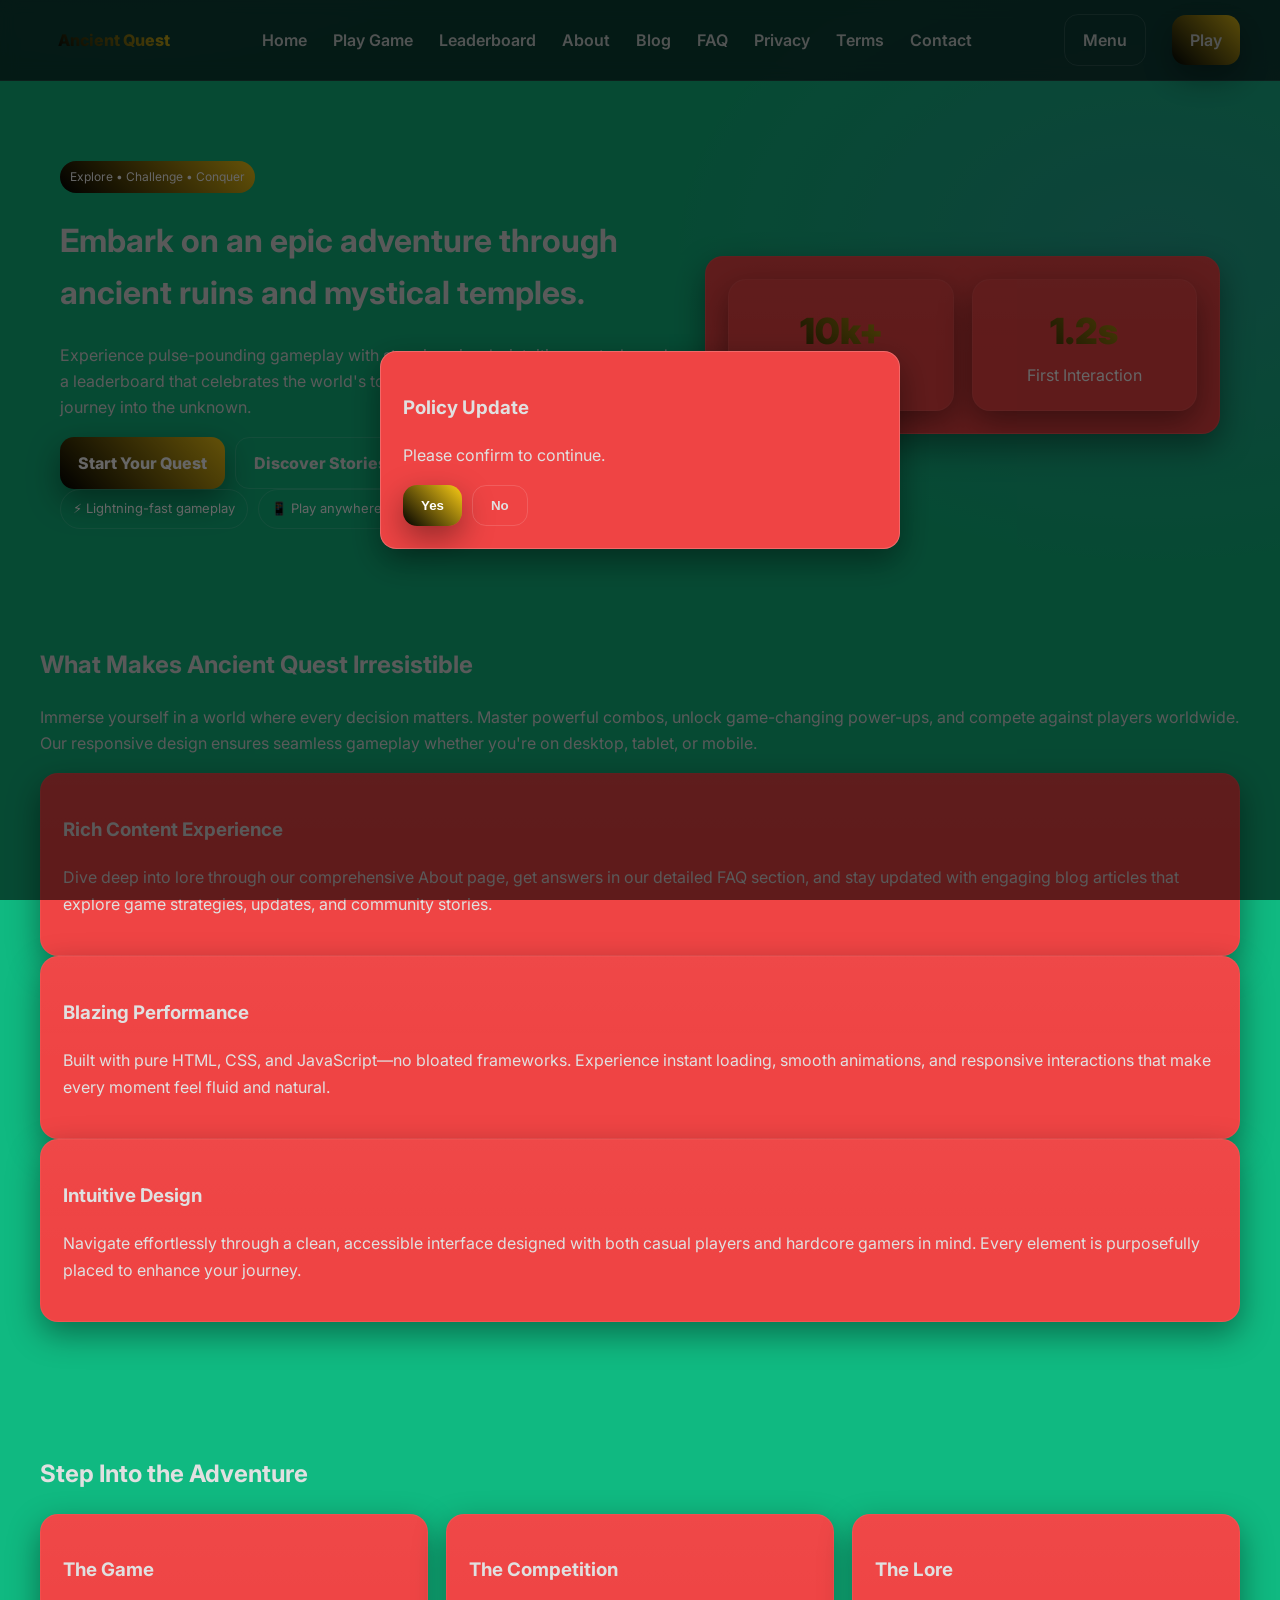
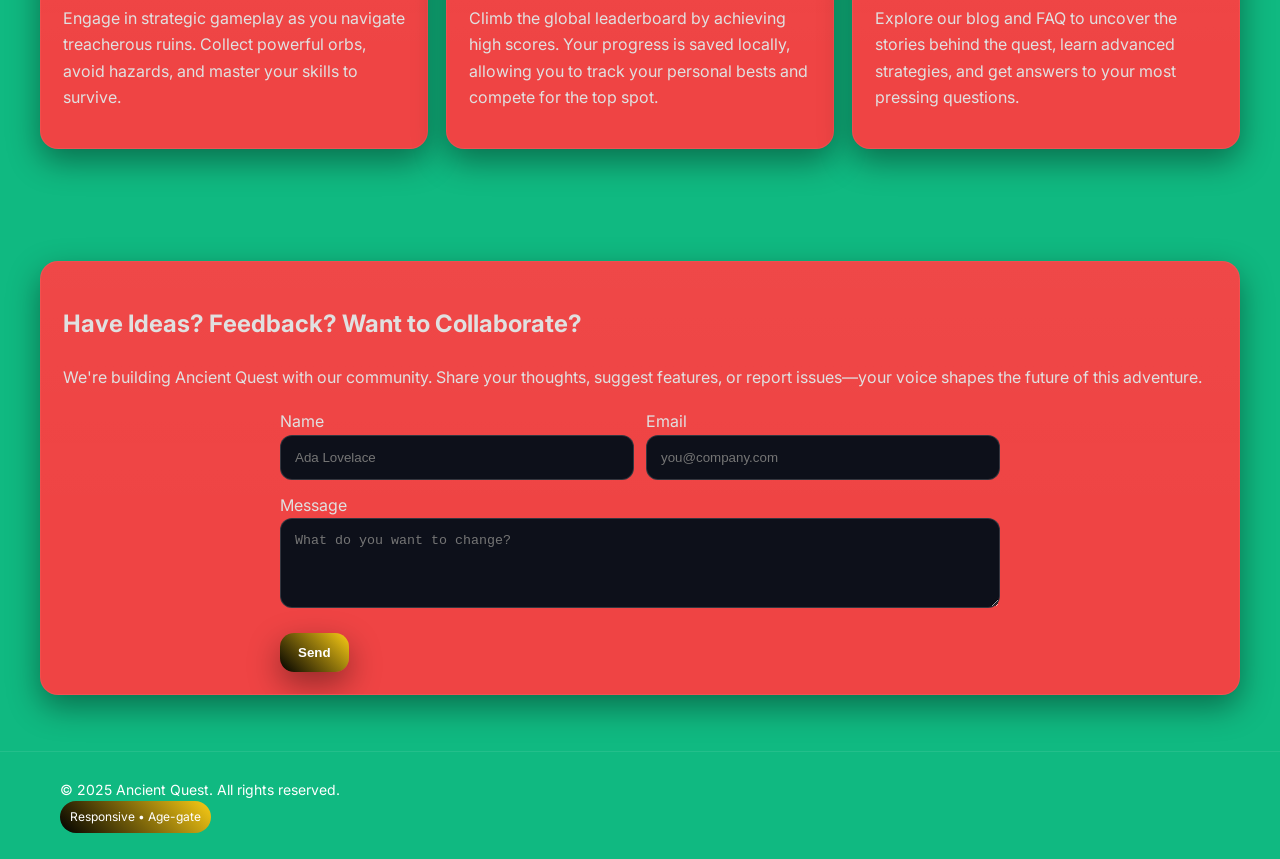
<file: index.html>
<!doctype html>
<html lang="en">
<head>
<meta charset="utf-8">
<meta name="viewport" content="width=device-width, initial-scale=1" />
<link rel="icon" href="./assets/img/Untitled (1024 x 1024 px).svg">
<title>Ancient Quest - Epic Adventure Gaming</title>
<meta name="description" content="Ancient Quest is a modern, responsive adventure game where you explore mystical temples and conquer ancient ruins through strategic gameplay.">
<link rel="preconnect" href="https://fonts.googleapis.com">
<link rel="preconnect" href="https://fonts.gstatic.com" crossorigin>
<link href="https://fonts.googleapis.com/css2?family=Inter:wght@400;600;800&display=swap" rel="stylesheet">
<link rel="stylesheet" href="assets/css/style.css" />
</head>
<body>
<nav class="nav">
  <div class="container nav-inner">
    <a class="logo" href="index.html" aria-label="Home"><span>Ancient Quest</span></a>
    <div class="menu" data-nav-menu>
      <a href="index.html" class="active">Home</a>
      <a href="game.html" >Play Game</a>
      <a href="leaderboard.html" >Leaderboard</a>
      <a href="about.html" >About</a>
      <a href="blog.html" >Blog</a>
      <a href="faq.html" >FAQ</a>
      <a href="privacy.html" >Privacy</a>
      <a href="terms.html" >Terms</a>
      <a href="#contact">Contact</a>
    </div>
    <div class="right">
      <a class="btn ghost" data-nav-toggle>Menu</a>
      <a class="btn" href="game.html">Play</a>
    </div>
  </div>
</nav>

<header class="hero">
  <div class="container grid">
    <div>
      <div class="badge">Explore • Challenge • Conquer</div>
      <h1>Embark on an epic adventure through ancient ruins and mystical temples.</h1>
      <p>Experience pulse-pounding gameplay with stunning visuals, intuitive controls, and a leaderboard that celebrates the world's top adventurers. Every session is a new journey into the unknown.</p>
      <div style="display:flex;gap:10px;flex-wrap:wrap">
        <a class="btn" href="game.html">Start Your Quest</a>
        <a class="btn ghost" href="blog.html">Discover Stories</a>
      </div>
      <div class="kudos">
        <span class="pill">⚡ Lightning-fast gameplay</span>
        <span class="pill">📱 Play anywhere, anytime</span>
        <span class="pill">🧠 Strategic thinking required</span>
      </div>
    </div>
    <div class="card">
      <div class="grid-2">
        <div class="card">
          <div class="stat">
            <div class="n">10k+</div>
            <div class="t">Plays</div>
          </div>
        </div>
        <div class="card">
          <div class="stat">
            <div class="n">1.2s</div>
            <div class="t">First Interaction</div>
          </div>
        </div>
      </div>
    </div>
  </div>
</header>

<section class="section container">
  <h2>What Makes Ancient Quest Irresistible</h2>
  <p>Immerse yourself in a world where every decision matters. Master powerful combos, unlock game-changing power-ups, and compete against players worldwide. Our responsive design ensures seamless gameplay whether you're on desktop, tablet, or mobile.</p>
  <div class="fe-grid">
    <div class="card fe"><h3>Rich Content Experience</h3><p>Dive deep into lore through our comprehensive About page, get answers in our detailed FAQ section, and stay updated with engaging blog articles that explore game strategies, updates, and community stories.</p></div>
    <div class="card fe"><h3>Blazing Performance</h3><p>Built with pure HTML, CSS, and JavaScript—no bloated frameworks. Experience instant loading, smooth animations, and responsive interactions that make every moment feel fluid and natural.</p></div>
    <div class="card fe"><h3>Intuitive Design</h3><p>Navigate effortlessly through a clean, accessible interface designed with both casual players and hardcore gamers in mind. Every element is purposefully placed to enhance your journey.</p></div>
  </div>
</section>

<section class="section container">
  <h2>Step Into the Adventure</h2>
  <div class="grid-3">
    <div class="card">
      <h3>The Game</h3>
      <p>Engage in strategic gameplay as you navigate treacherous ruins. Collect powerful orbs, avoid hazards, and master your skills to survive.</p>
    </div>
    <div class="card">
      <h3>The Competition</h3>
      <p>Climb the global leaderboard by achieving high scores. Your progress is saved locally, allowing you to track your personal bests and compete for the top spot.</p>
    </div>
    <div class="card">
      <h3>The Lore</h3>
      <p>Explore our blog and FAQ to uncover the stories behind the quest, learn advanced strategies, and get answers to your most pressing questions.</p>
    </div>
  </div>
</section>

<section id="contact" class="section container">
  <div class="cta card">
    <h2>Have Ideas? Feedback? Want to Collaborate?</h2>
    <p>We're building Ancient Quest with our community. Share your thoughts, suggest features, or report issues—your voice shapes the future of this adventure.</p>
    <form id="contact-form" style="max-width:720px;margin:18px auto 0;text-align:left">
      <div class="form-row">
        <div><label for="contact-name">Name</label><input id="contact-name" name="name" required placeholder="Ada Lovelace" aria-label="Name"></div>
        <div><label for="contact-email">Email</label><input id="contact-email" name="email" required type="email" placeholder="you@company.com" aria-label="Email"></div>
      </div>
      <div style="height:12px"></div>
      <div><label for="contact-message">Message</label><textarea id="contact-message" name="message" rows="4" placeholder="What do you want to change?" aria-label="Message"></textarea></div>
      <div style="height:18px"></div>
      <button class="btn" type="submit">Send</button>
    </form>
  </div>
</section>

<footer class="footer">
  <div class="container footer-inner">
    <div>© 2025 Ancient Quest. All rights reserved.</div>
    <div class="footer-badges">
      <span class="badge">Responsive • Age-gate</span>
    </div>
  </div>
</footer>
<script src="assets/js/main.js"></script>
</body>
</html>
</file>
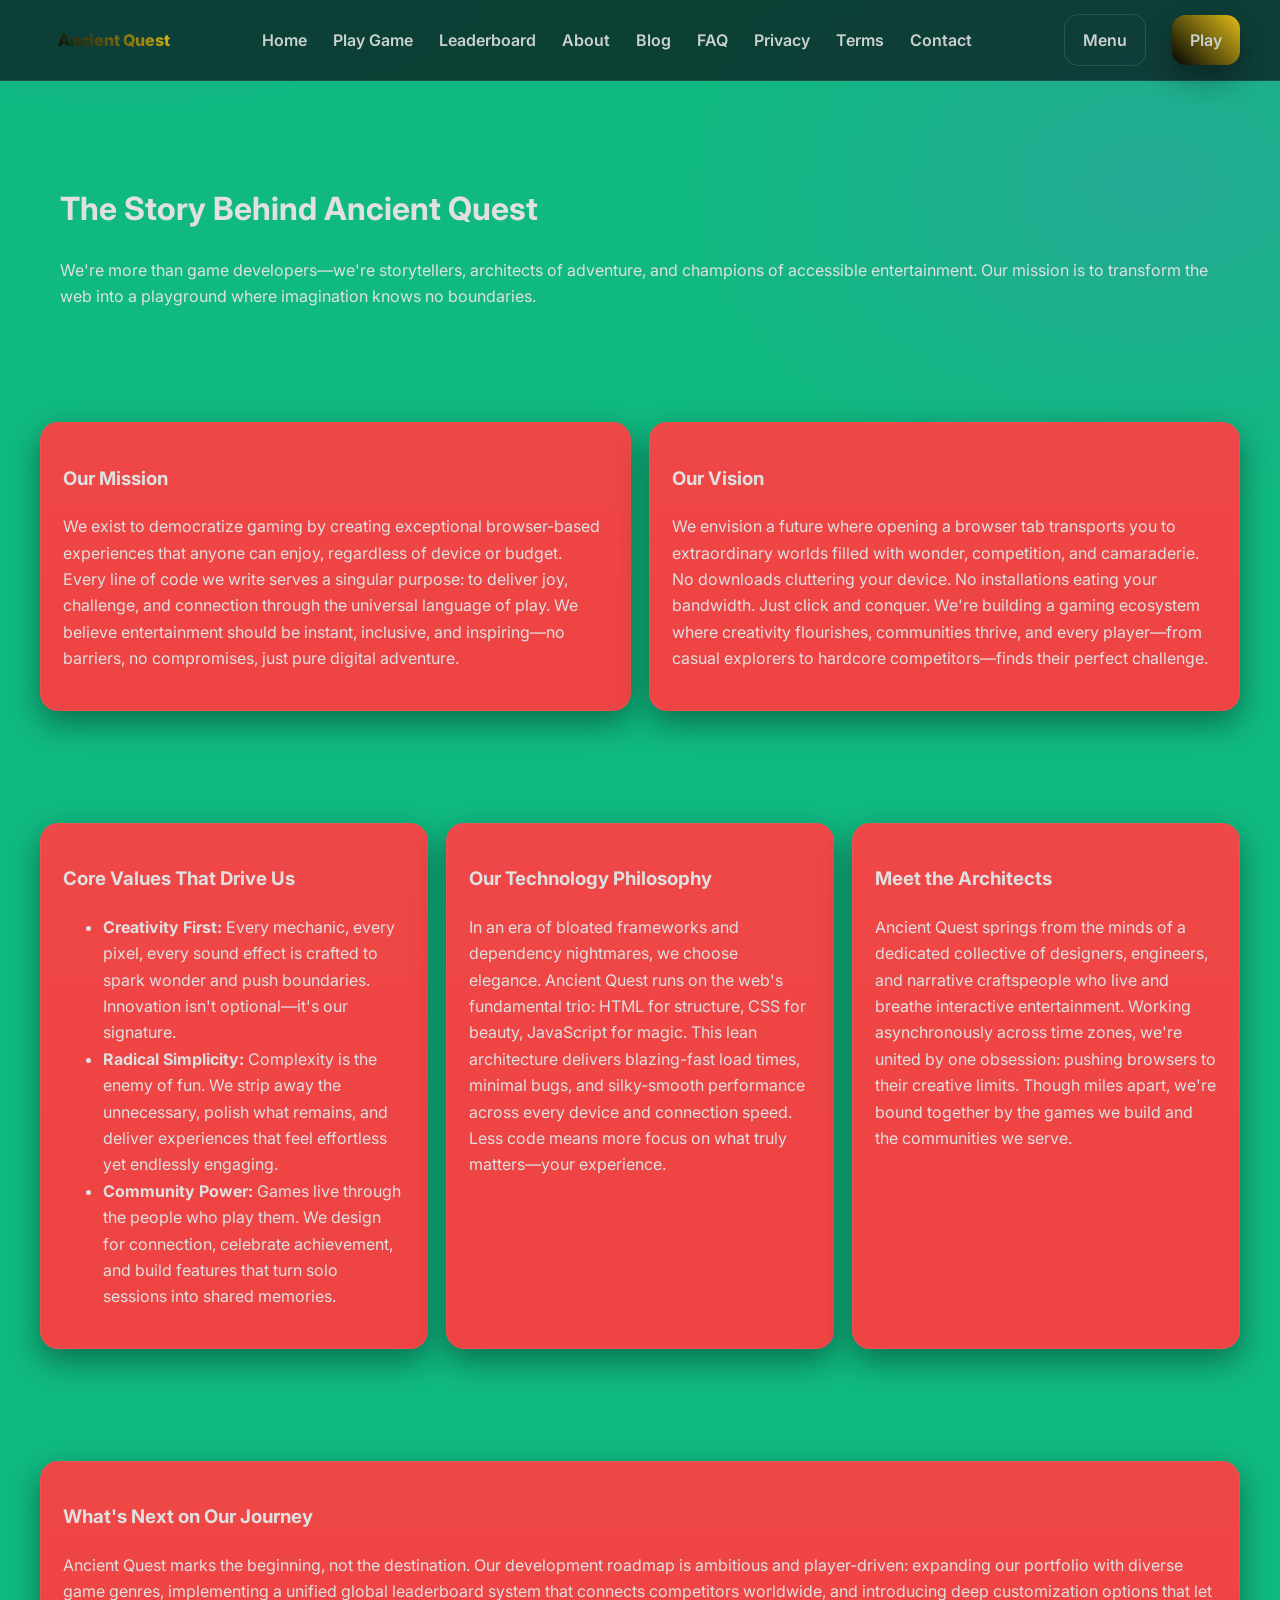
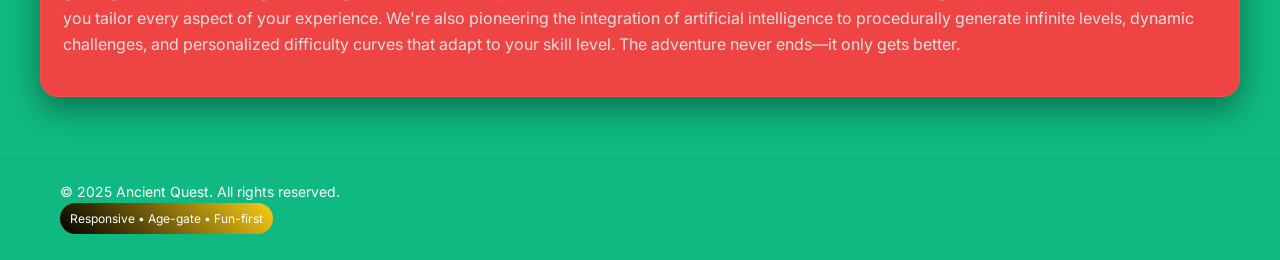
<file: about.html>
<!doctype html>
<html lang="en">
<head>
<meta charset="utf-8">
<meta name="viewport" content="width=device-width, initial-scale=1" />
<link rel="icon" href="./assets/img/Untitled (1024 x 1024 px).svg">
<title>About Ancient Quest - Our Story & Mission</title>
<meta name="description" content="Learn about Ancient Quest's mission to create exceptional browser-based adventure games that bring exploration and challenge to players worldwide.">
<link rel="preconnect" href="https://fonts.googleapis.com">
<link rel="preconnect" href="https://fonts.gstatic.com" crossorigin>
<link href="https://fonts.googleapis.com/css2?family=Inter:wght@400;600;800&display=swap" rel="stylesheet">
<link rel="stylesheet" href="assets/css/style.css" />
</head>
<body>
<nav class="nav">
  <div class="container nav-inner">
    <a class="logo" href="index.html" aria-label="Home"><span>Ancient Quest</span></a>
    <div class="menu" data-nav-menu>
      <a href="index.html">Home</a>
      <a href="game.html">Play Game</a>
      <a href="leaderboard.html">Leaderboard</a>
      <a href="about.html" class="active">About</a>
      <a href="blog.html">Blog</a>
      <a href="faq.html">FAQ</a>
      <a href="privacy.html">Privacy</a>
      <a href="terms.html">Terms</a>
      <a href="#contact">Contact</a>
    </div>
    <div class="right">
      <a class="btn ghost" data-nav-toggle>Menu</a>
      <a class="btn" href="game.html">Play</a>
    </div>
  </div>
</nav>

<header class="hero">
  <div class="container">
    <h1>The Story Behind Ancient Quest</h1>
    <p>We're more than game developers—we're storytellers, architects of adventure, and champions of accessible entertainment. Our mission is to transform the web into a playground where imagination knows no boundaries.</p>
  </div>
</header>

<section class="section container">
  <div class="grid-2">
    <div class="card">
      <h3>Our Mission</h3>
      <p>
        We exist to democratize gaming by creating exceptional browser-based experiences that anyone can enjoy, regardless of device or budget. Every line of code we write serves a singular purpose: to deliver joy, challenge, and connection through the universal language of play. We believe entertainment should be instant, inclusive, and inspiring—no barriers, no compromises, just pure digital adventure.
      </p>
    </div>
    <div class="card">
      <h3>Our Vision</h3>
      <p>
        We envision a future where opening a browser tab transports you to extraordinary worlds filled with wonder, competition, and camaraderie. No downloads cluttering your device. No installations eating your bandwidth. Just click and conquer. We're building a gaming ecosystem where creativity flourishes, communities thrive, and every player—from casual explorers to hardcore competitors—finds their perfect challenge.
      </p>
    </div>
  </div>
</section>

<section class="section container">
  <div class="grid-3">
    <div class="card">
      <h3>Core Values That Drive Us</h3>
      <ul>
        <li><strong>Creativity First:</strong> Every mechanic, every pixel, every sound effect is crafted to spark wonder and push boundaries. Innovation isn't optional—it's our signature.</li>
        <li><strong>Radical Simplicity:</strong> Complexity is the enemy of fun. We strip away the unnecessary, polish what remains, and deliver experiences that feel effortless yet endlessly engaging.</li>
        <li><strong>Community Power:</strong> Games live through the people who play them. We design for connection, celebrate achievement, and build features that turn solo sessions into shared memories.</li>
      </ul>
    </div>
    <div class="card">
      <h3>Our Technology Philosophy</h3>
      <p>
        In an era of bloated frameworks and dependency nightmares, we choose elegance. Ancient Quest runs on the web's fundamental trio: HTML for structure, CSS for beauty, JavaScript for magic. This lean architecture delivers blazing-fast load times, minimal bugs, and silky-smooth performance across every device and connection speed. Less code means more focus on what truly matters—your experience.
      </p>
    </div>
    <div class="card">
      <h3>Meet the Architects</h3>
      <p>
        Ancient Quest springs from the minds of a dedicated collective of designers, engineers, and narrative craftspeople who live and breathe interactive entertainment. Working asynchronously across time zones, we're united by one obsession: pushing browsers to their creative limits. Though miles apart, we're bound together by the games we build and the communities we serve.
      </p>
    </div>
  </div>
</section>

<section class="section container">
  <div class="card">
    <h3>What's Next on Our Journey</h3>
    <p>
      Ancient Quest marks the beginning, not the destination. Our development roadmap is ambitious and player-driven: expanding our portfolio with diverse game genres, implementing a unified global leaderboard system that connects competitors worldwide, and introducing deep customization options that let you tailor every aspect of your experience. We're also pioneering the integration of artificial intelligence to procedurally generate infinite levels, dynamic challenges, and personalized difficulty curves that adapt to your skill level. The adventure never ends—it only gets better.
    </p>
  </div>
</section>

<footer class="footer">
  <div class="container footer-inner">
    <div>© 2025 Ancient Quest. All rights reserved.</div>
    <div class="footer-badges">
      <span class="badge">Responsive • Age-gate • Fun-first</span>
    </div>
  </div>
</footer>

<script src="assets/js/main.js"></script>
</body>
</html>
</file>
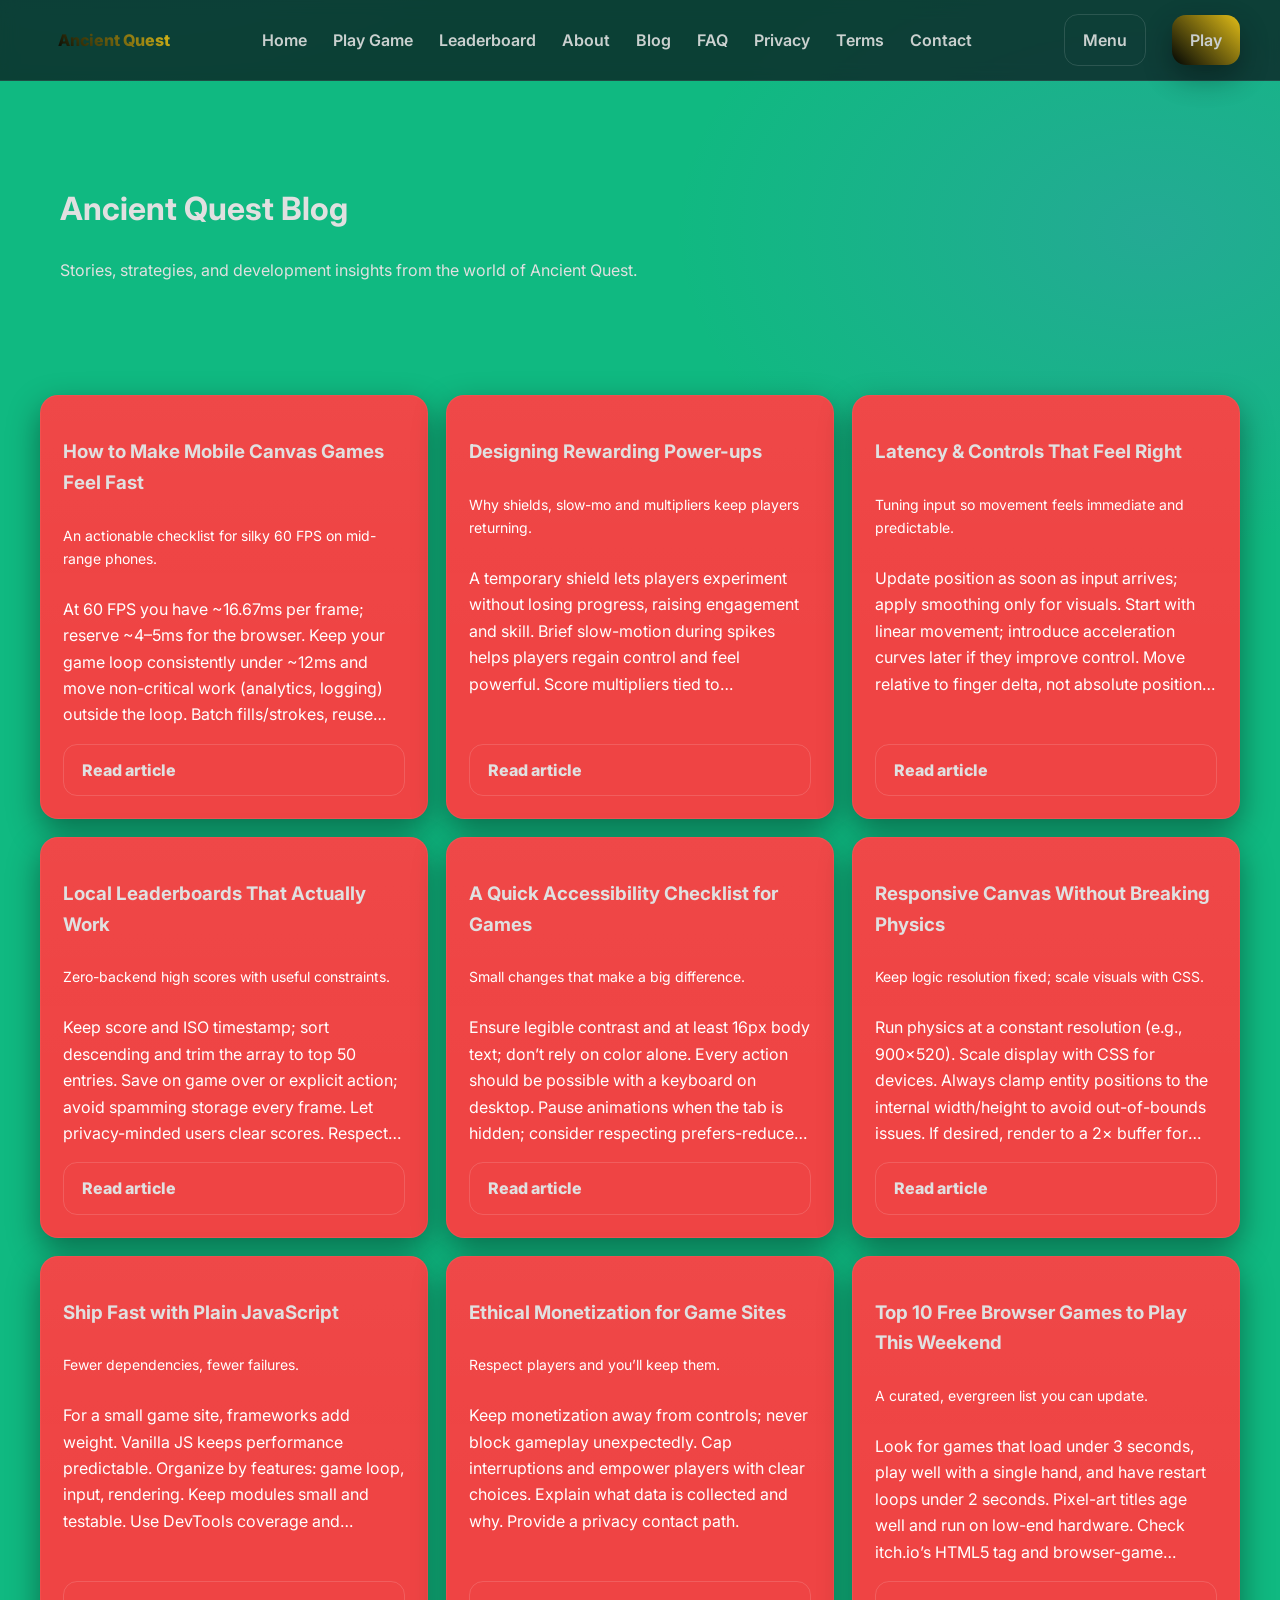
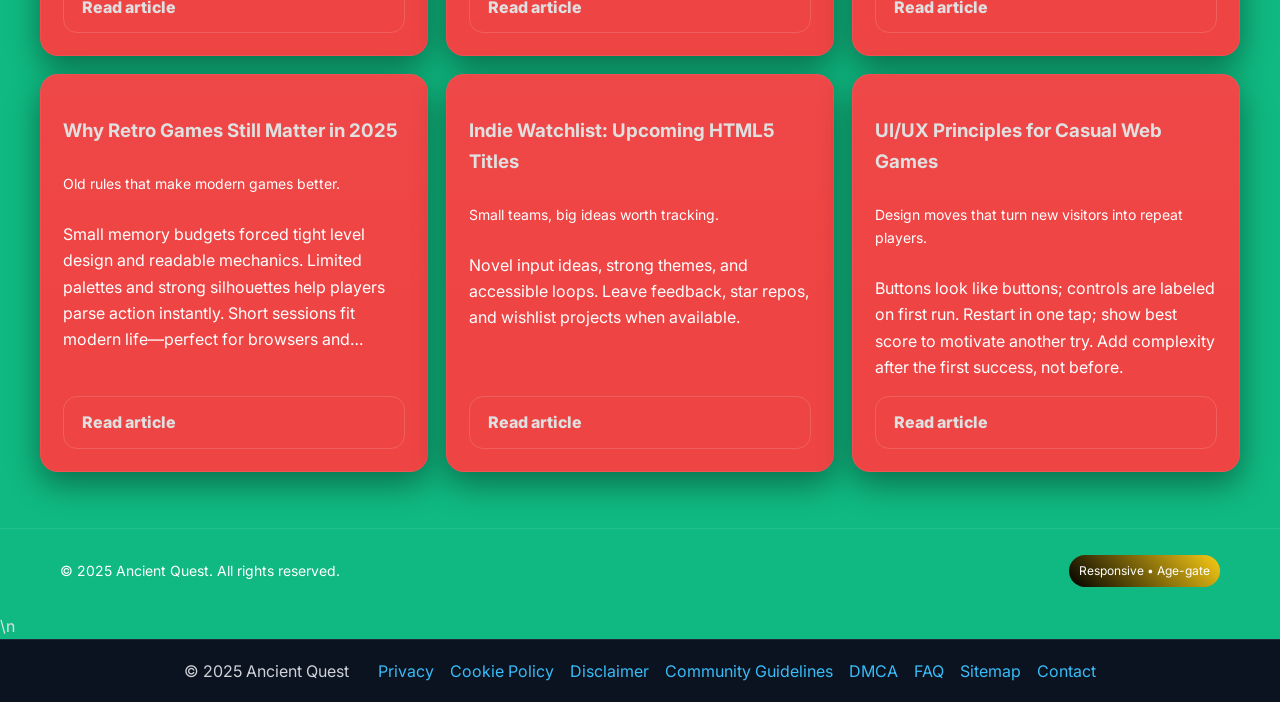
<file: blog.html>
<!doctype html><html lang="en"><head>
<meta charset="utf-8"><meta name="viewport" content="width=device-width, initial-scale=1">
<link rel="icon" href="./assets/img/Untitled (1024 x 1024 px).svg">
<title>Ancient Quest — Blog</title>
<link rel="stylesheet" href="assets/css/style.css">
<link rel="preconnect" href="https://fonts.googleapis.com">
<link href="https://fonts.googleapis.com/css2?family=Inter:wght@400;600;800&display=swap" rel="stylesheet">
</head><body>
<nav class="nav"><div class="container nav-inner">
  <a class="logo" href="index.html" aria-label="Home"><span>Ancient Quest</span></a>
  <div class="menu" data-nav-menu>
    <a href="index.html">Home</a><a href="game.html">Play Game</a><a href="leaderboard.html">Leaderboard</a>
    <a href="about.html">About</a><a href="blog.html" class="active">Blog</a><a href="faq.html">FAQ</a>
    <a href="privacy.html">Privacy</a><a href="terms.html">Terms</a><a href="index.html#contact">Contact</a>
  </div>
  <div class="right"><a class="btn ghost" data-nav-toggle>Menu</a><a class="btn" href="game.html">Play</a></div>
</div></nav>
<header class="hero"><div class="container"><h1>Ancient Quest Blog</h1><p>Stories, strategies, and development insights from the world of Ancient Quest.</p></div></header>
<section class="section container"><div class="blog-grid">

<div class="card blog-card">
  <h3>How to Make Mobile Canvas Games Feel Fast</h3>
  <div class="meta">An actionable checklist for silky 60 FPS on mid-range phones.</div>
  <p class="excerpt">At 60 FPS you have ~16.67ms per frame; reserve ~4–5ms for the browser. Keep your game loop consistently under ~12ms and move non-critical work (analytics, logging) outside the loop. Batch fills/strokes, reuse gradients, …</p>
  <a class="btn ghost read" href="posts/mobile-canvas-fast.html">Read article</a>
</div>
<div class="card blog-card">
  <h3>Designing Rewarding Power-ups</h3>
  <div class="meta">Why shields, slow-mo and multipliers keep players returning.</div>
  <p class="excerpt">A temporary shield lets players experiment without losing progress, raising engagement and skill. Brief slow-motion during spikes helps players regain control and feel powerful. Score multipliers tied to consecutive succ…</p>
  <a class="btn ghost read" href="posts/rewarding-powerups.html">Read article</a>
</div>
<div class="card blog-card">
  <h3>Latency & Controls That Feel Right</h3>
  <div class="meta">Tuning input so movement feels immediate and predictable.</div>
  <p class="excerpt">Update position as soon as input arrives; apply smoothing only for visuals. Start with linear movement; introduce acceleration curves later if they improve control. Move relative to finger delta, not absolute position, t…</p>
  <a class="btn ghost read" href="posts/latency-controls.html">Read article</a>
</div>
<div class="card blog-card">
  <h3>Local Leaderboards That Actually Work</h3>
  <div class="meta">Zero-backend high scores with useful constraints.</div>
  <p class="excerpt">Keep score and ISO timestamp; sort descending and trim the array to top 50 entries. Save on game over or explicit action; avoid spamming storage every frame. Let privacy-minded users clear scores. Respect their choice.</p>
  <a class="btn ghost read" href="posts/local-leaderboards.html">Read article</a>
</div>
<div class="card blog-card">
  <h3>A Quick Accessibility Checklist for Games</h3>
  <div class="meta">Small changes that make a big difference.</div>
  <p class="excerpt">Ensure legible contrast and at least 16px body text; don’t rely on color alone. Every action should be possible with a keyboard on desktop. Pause animations when the tab is hidden; consider respecting prefers-reduced-mot…</p>
  <a class="btn ghost read" href="posts/a11y-checklist.html">Read article</a>
</div>
<div class="card blog-card">
  <h3>Responsive Canvas Without Breaking Physics</h3>
  <div class="meta">Keep logic resolution fixed; scale visuals with CSS.</div>
  <p class="excerpt">Run physics at a constant resolution (e.g., 900×520). Scale display with CSS for devices. Always clamp entity positions to the internal width/height to avoid out-of-bounds issues. If desired, render to a 2× buffer for cr…</p>
  <a class="btn ghost read" href="posts/responsive-canvas.html">Read article</a>
</div>
<div class="card blog-card">
  <h3>Ship Fast with Plain JavaScript</h3>
  <div class="meta">Fewer dependencies, fewer failures.</div>
  <p class="excerpt">For a small game site, frameworks add weight. Vanilla JS keeps performance predictable. Organize by features: game loop, input, rendering. Keep modules small and testable. Use DevTools coverage and Lighthouse for quick a…</p>
  <a class="btn ghost read" href="posts/ship-plain-js.html">Read article</a>
</div>
<div class="card blog-card">
  <h3>Ethical Monetization for Game Sites</h3>
  <div class="meta">Respect players and you’ll keep them.</div>
  <p class="excerpt">Keep monetization away from controls; never block gameplay unexpectedly. Cap interruptions and empower players with clear choices. Explain what data is collected and why. Provide a privacy contact path.</p>
  <a class="btn ghost read" href="posts/ethical-monetization.html">Read article</a>
</div>
<div class="card blog-card">
  <h3>Top 10 Free Browser Games to Play This Weekend</h3>
  <div class="meta">A curated, evergreen list you can update.</div>
  <p class="excerpt">Look for games that load under 3 seconds, play well with a single hand, and have restart loops under 2 seconds. Pixel-art titles age well and run on low-end hardware. Check itch.io’s HTML5 tag and browser-game subreddits…</p>
  <a class="btn ghost read" href="posts/top-browser-games.html">Read article</a>
</div>
<div class="card blog-card">
  <h3>Why Retro Games Still Matter in 2025</h3>
  <div class="meta">Old rules that make modern games better.</div>
  <p class="excerpt">Small memory budgets forced tight level design and readable mechanics. Limited palettes and strong silhouettes help players parse action instantly. Short sessions fit modern life—perfect for browsers and mobile.</p>
  <a class="btn ghost read" href="posts/why-retro-matters.html">Read article</a>
</div>
<div class="card blog-card">
  <h3>Indie Watchlist: Upcoming HTML5 Titles</h3>
  <div class="meta">Small teams, big ideas worth tracking.</div>
  <p class="excerpt">Novel input ideas, strong themes, and accessible loops. Leave feedback, star repos, and wishlist projects when available.</p>
  <a class="btn ghost read" href="posts/indie-watchlist.html">Read article</a>
</div>
<div class="card blog-card">
  <h3>UI/UX Principles for Casual Web Games</h3>
  <div class="meta">Design moves that turn new visitors into repeat players.</div>
  <p class="excerpt">Buttons look like buttons; controls are labeled on first run. Restart in one tap; show best score to motivate another try. Add complexity after the first success, not before.</p>
  <a class="btn ghost read" href="posts/ui-ux-for-casual.html">Read article</a>
</div>
</div></section>
<footer class="footer"><div class="container" style="display:flex;align-items:center;justify-content:space-between;gap:12px;flex-wrap:wrap">
  <div>© 2025 Ancient Quest. All rights reserved.</div><div><span class="badge">Responsive • Age-gate</span></div>
</div></footer>
<script src="assets/js/main.js"></script>
</body></html>\n<footer style="background:#0b1220;color:#e5e7eb;border-top:1px solid #1f2937">
  <div style="max-width:960px;margin:0 auto;padding:18px 24px;display:flex;flex-wrap:wrap;gap:14px;align-items:center;justify-content:space-between">
    <div style="opacity:.9">© 2025 Ancient Quest</div>
    <nav style="display:flex;gap:16px;flex-wrap:wrap">
      <a href="privacy.html" style="color:#38bdf8;text-decoration:none">Privacy</a>
      <a href="cookie-policy.html" style="color:#38bdf8;text-decoration:none">Cookie Policy</a>
      <a href="disclaimer.html" style="color:#38bdf8;text-decoration:none">Disclaimer</a>
      <a href="community-guidelines.html" style="color:#38bdf8;text-decoration:none">Community Guidelines</a>
      <a href="dmca.html" style="color:#38bdf8;text-decoration:none">DMCA</a>
      <a href="faq.html" style="color:#38bdf8;text-decoration:none">FAQ</a>
      <a href="sitemap.html" style="color:#38bdf8;text-decoration:none">Sitemap</a>
      <a href="contact.html" style="color:#38bdf8;text-decoration:none">Contact</a>
    </nav>
  </div>
</footer>
</file>
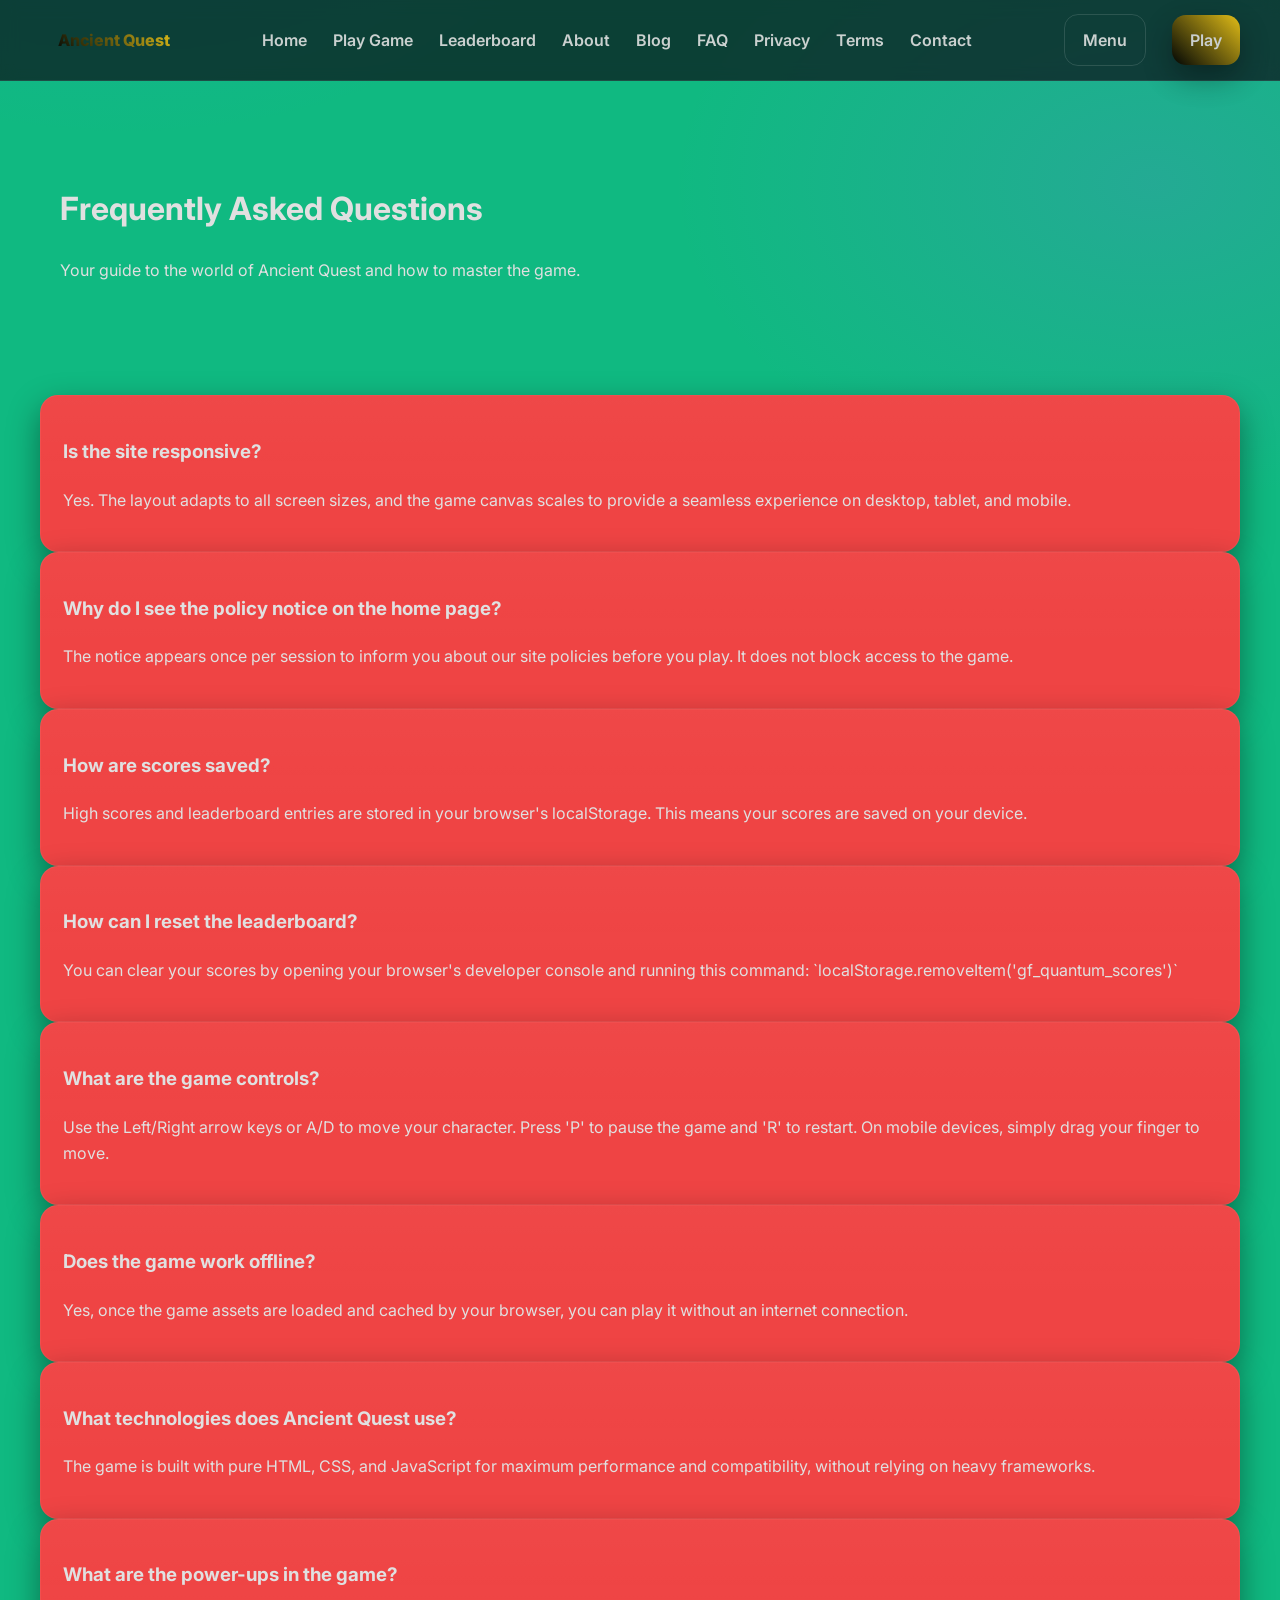
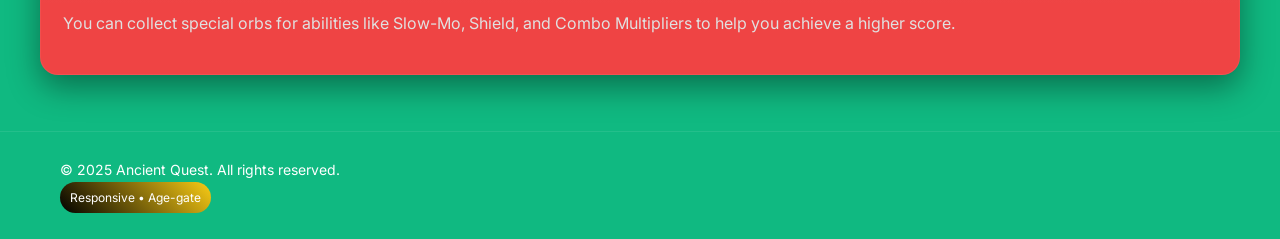
<file: faq.html>
<!doctype html>
<html lang="en">
<head>
<meta charset="utf-8">
<meta name="viewport" content="width=device-width, initial-scale=1" />
<link rel="icon" href="./assets/img/Untitled (1024 x 1024 px).svg">
<title>FAQ - Ancient Quest</title>
<meta name="description" content="Frequently asked questions about the Ancient Quest adventure game.">
<link rel="preconnect" href="https://fonts.googleapis.com">
<link rel="preconnect" href="https://fonts.gstatic.com" crossorigin>
<link href="https://fonts.googleapis.com/css2?family=Inter:wght@400;600;800&display=swap" rel="stylesheet">
<link rel="stylesheet" href="assets/css/style.css" />
</head>
<body>
<nav class="nav">
  <div class="container nav-inner">
    <a class="logo" href="index.html" aria-label="Home"><span>Ancient Quest</span></a>
    <div class="menu" data-nav-menu>
      <a href="index.html" >Home</a>
      <a href="game.html" >Play Game</a>
      <a href="leaderboard.html" >Leaderboard</a>
      <a href="about.html" >About</a>
      <a href="blog.html" >Blog</a>
      <a href="faq.html" class="active">FAQ</a>
      <a href="privacy.html" >Privacy</a>
      <a href="terms.html" >Terms</a>
      <a href="#contact">Contact</a>
    </div>
    <div class="right">
      <a class="btn ghost" data-nav-toggle>Menu</a>
      <a class="btn" href="game.html">Play</a>
    </div>
  </div>
</nav>

<header class="hero"><div class="container">
  <h1>Frequently Asked Questions</h1>
  <p>Your guide to the world of Ancient Quest and how to master the game.</p>
</div></header>
<section class="section container">
<div class="card"><h3>Is the site responsive?</h3><p>Yes. The layout adapts to all screen sizes, and the game canvas scales to provide a seamless experience on desktop, tablet, and mobile.</p></div>
<div class="card"><h3>Why do I see the policy notice on the home page?</h3><p>The notice appears once per session to inform you about our site policies before you play. It does not block access to the game.</p></div>
<div class="card"><h3>How are scores saved?</h3><p>High scores and leaderboard entries are stored in your browser's localStorage. This means your scores are saved on your device.</p></div>
<div class="card"><h3>How can I reset the leaderboard?</h3><p>You can clear your scores by opening your browser's developer console and running this command: `localStorage.removeItem('gf_quantum_scores')`</p></div>
<div class="card"><h3>What are the game controls?</h3><p>Use the Left/Right arrow keys or A/D to move your character. Press 'P' to pause the game and 'R' to restart. On mobile devices, simply drag your finger to move.</p></div>
<div class="card"><h3>Does the game work offline?</h3><p>Yes, once the game assets are loaded and cached by your browser, you can play it without an internet connection.</p></div>
<div class="card"><h3>What technologies does Ancient Quest use?</h3><p>The game is built with pure HTML, CSS, and JavaScript for maximum performance and compatibility, without relying on heavy frameworks.</p></div>
<div class="card"><h3>What are the power-ups in the game?</h3><p>You can collect special orbs for abilities like Slow-Mo, Shield, and Combo Multipliers to help you achieve a higher score.</p></div>
</section>

<footer class="footer">
  <div class="container footer-inner">
    <div>© 2025 Ancient Quest. All rights reserved.</div>
    <div class="footer-badges">
      <span class="badge">Responsive • Age-gate</span>
    </div>
  </div>
</footer>
<script src="assets/js/main.js"></script>
</body>
</html>
</file>
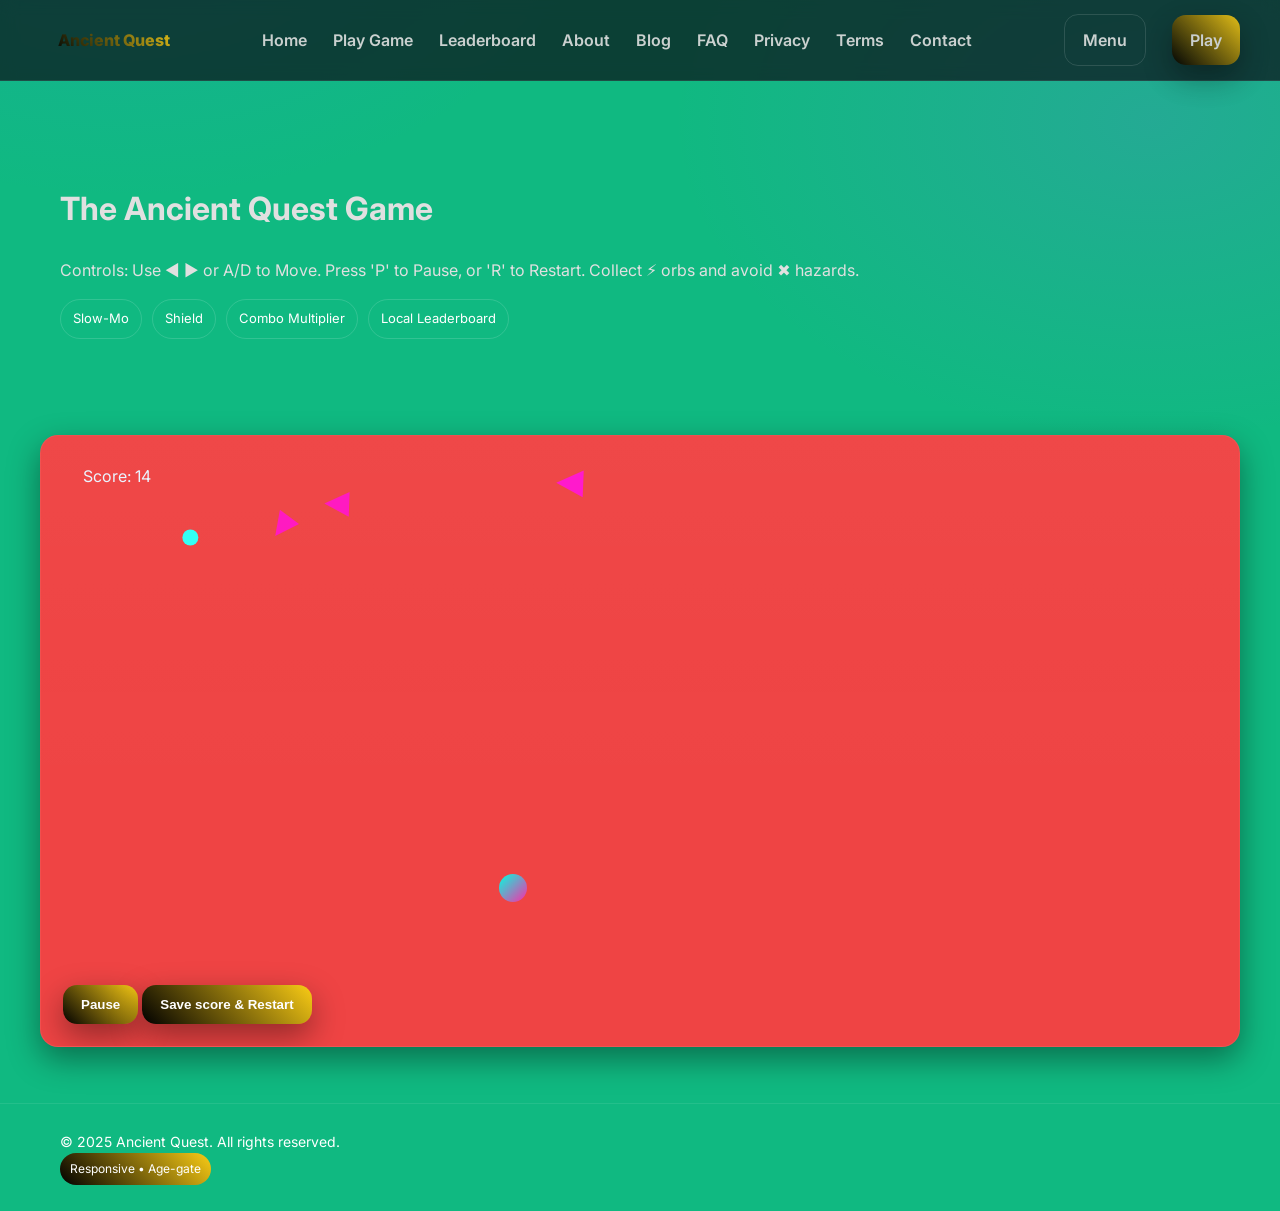
<file: game.html>
<!doctype html>
<html lang="en">
<head>
<meta charset="utf-8">
<meta name="viewport" content="width=device-width, initial-scale=1" />
<link rel="icon" href="./assets/img/Untitled (1024 x 1024 px).svg">
<title>Play Ancient Quest - The Game</title>
<meta name="description" content="Play Ancient Quest, a fast-paced adventure game. Collect orbs, avoid hazards, and climb the leaderboard.">
<link rel="preconnect" href="https://fonts.googleapis.com">
<link rel="preconnect" href="https://fonts.gstatic.com" crossorigin>
<link href="https://fonts.googleapis.com/css2?family=Inter:wght@400;600;800&display=swap" rel="stylesheet">
<link rel="stylesheet" href="assets/css/style.css" />
</head>
<body>
<nav class="nav">
  <div class="container nav-inner">
    <a class="logo" href="index.html" aria-label="Home"><span>Ancient Quest</span></a>
    <div class="menu" data-nav-menu>
      <a href="index.html" >Home</a>
      <a href="game.html" class="active">Play Game</a>
      <a href="leaderboard.html" >Leaderboard</a>
      <a href="about.html" >About</a>
      <a href="blog.html" >Blog</a>
      <a href="faq.html" >FAQ</a>
      <a href="privacy.html" >Privacy</a>
      <a href="terms.html" >Terms</a>
      <a href="#contact">Contact</a>
    </div>
    <div class="right">
      <a class="btn ghost" data-nav-toggle>Menu</a>
      <a class="btn" href="game.html">Play</a>
    </div>
  </div>
</nav>

<header class="hero">
  <div class="container">
    <h1>The Ancient Quest Game</h1>
    <p>Controls: Use ◀ ▶ or A/D to Move. Press 'P' to Pause, or 'R' to Restart. Collect ⚡ orbs and avoid ✖ hazards.</p>
    <div class="kudos">
      <span class="pill">Slow-Mo</span>
      <span class="pill">Shield</span>
      <span class="pill">Combo Multiplier</span>
      <span class="pill">Local Leaderboard</span>
    </div>
  </div>
</header>

<section class="section container">
  <div class="card game-card">
    <canvas id="quantum-canvas" width="900" height="520"></canvas>
    <div class="spacer-12"></div>
    <div>
      <button class="btn" id="qd-pause">Pause</button>
      <button class="btn" id="qd-restart">Save score & Restart</button>
    </div>
  </div>
</section>

<footer class="footer">
  <div class="container footer-inner">
    <div>© 2025 Ancient Quest. All rights reserved.</div>
    <div class="footer-badges">
      <span class="badge">Responsive • Age-gate</span>
    </div>
  </div>
</footer>
<script src="assets/js/main.js"></script>
<script src="assets/js/game.js"></script>
</body>
</html>
</file>
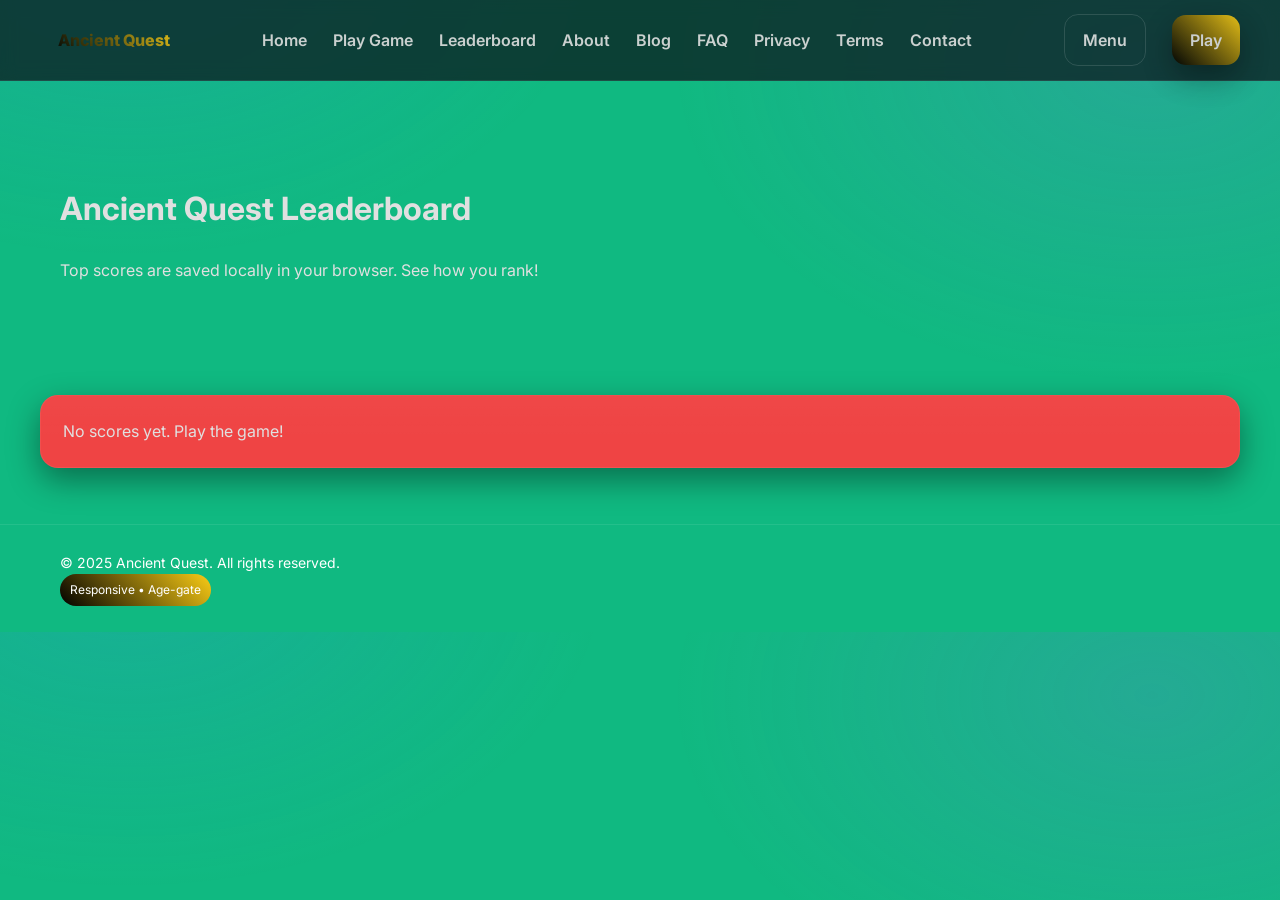
<file: leaderboard.html>
<!doctype html>
<html lang="en">
<head>
<meta charset="utf-8">
<meta name="viewport" content="width=device-width, initial-scale=1" />
<link rel="icon" href="./assets/img/Untitled (1024 x 1024 px).svg">
<title>Leaderboard - Ancient Quest</title>
<meta name="description" content="See the top scores for Ancient Quest. Compete with players and check your rank.">
<link rel="preconnect" href="https://fonts.googleapis.com">
<link rel="preconnect" href="https://fonts.gstatic.com" crossorigin>
<link href="https://fonts.googleapis.com/css2?family=Inter:wght@400;600;800&display=swap" rel="stylesheet">
<link rel="stylesheet" href="assets/css/style.css" />
</head>
<body>
<nav class="nav">
  <div class="container nav-inner">
    <a class="logo" href="index.html" aria-label="Home"><span>Ancient Quest</span></a>
    <div class="menu" data-nav-menu>
      <a href="index.html" >Home</a>
      <a href="game.html" >Play Game</a>
      <a href="leaderboard.html" class="active">Leaderboard</a>
      <a href="about.html" >About</a>
      <a href="blog.html" >Blog</a>
      <a href="faq.html" >FAQ</a>
      <a href="privacy.html" >Privacy</a>
      <a href="terms.html" >Terms</a>
      <a href="#contact">Contact</a>
    </div>
    <div class="right">
      <a class="btn ghost" data-nav-toggle>Menu</a>
      <a class="btn" href="game.html">Play</a>
    </div>
  </div>
</nav>

<header class="hero"><div class="container">
  <h1>Ancient Quest Leaderboard</h1>
  <p>Top scores are saved locally in your browser. See how you rank!</p>
</div></header>
<section class="section container">
  <div class="card">
    <div id="lb-list">Loading…</div>
  </div>
</section>
<script>
(function(){
  function render(){
    const el = document.getElementById('lb-list');
    let lb = [];
    try {
      lb = JSON.parse(localStorage.getItem('gf_quantum_scores') || '[]');
    } catch (e) {
      console.error("Could not parse leaderboard from localStorage", e);
      el.textContent = 'Could not load scores.';
    }
    if (!lb.length) { el.textContent = 'No scores yet. Play the game!'; return; }
    const rows = lb.slice(0, 50).map((r, i) => `<tr><td>#${i + 1}</td><td>${r.score}</td><td>${new Date(r.ts).toLocaleString()}</td></tr>`).join('');
    el.innerHTML = `<table style="width:100%"><thead><tr><th>Rank</th><th>Score</th><th>When</th></tr></thead><tbody>${rows}</tbody></table>`;
  }
  render();
})();
</script>

<footer class="footer">
  <div class="container footer-inner">
    <div>© 2025 Ancient Quest. All rights reserved.</div>
    <div class="footer-badges">
      <span class="badge">Responsive • Age-gate</span>
    </div>
  </div>
</footer>
<script src="assets/js/main.js"></script>
</body>
</html>
</file>
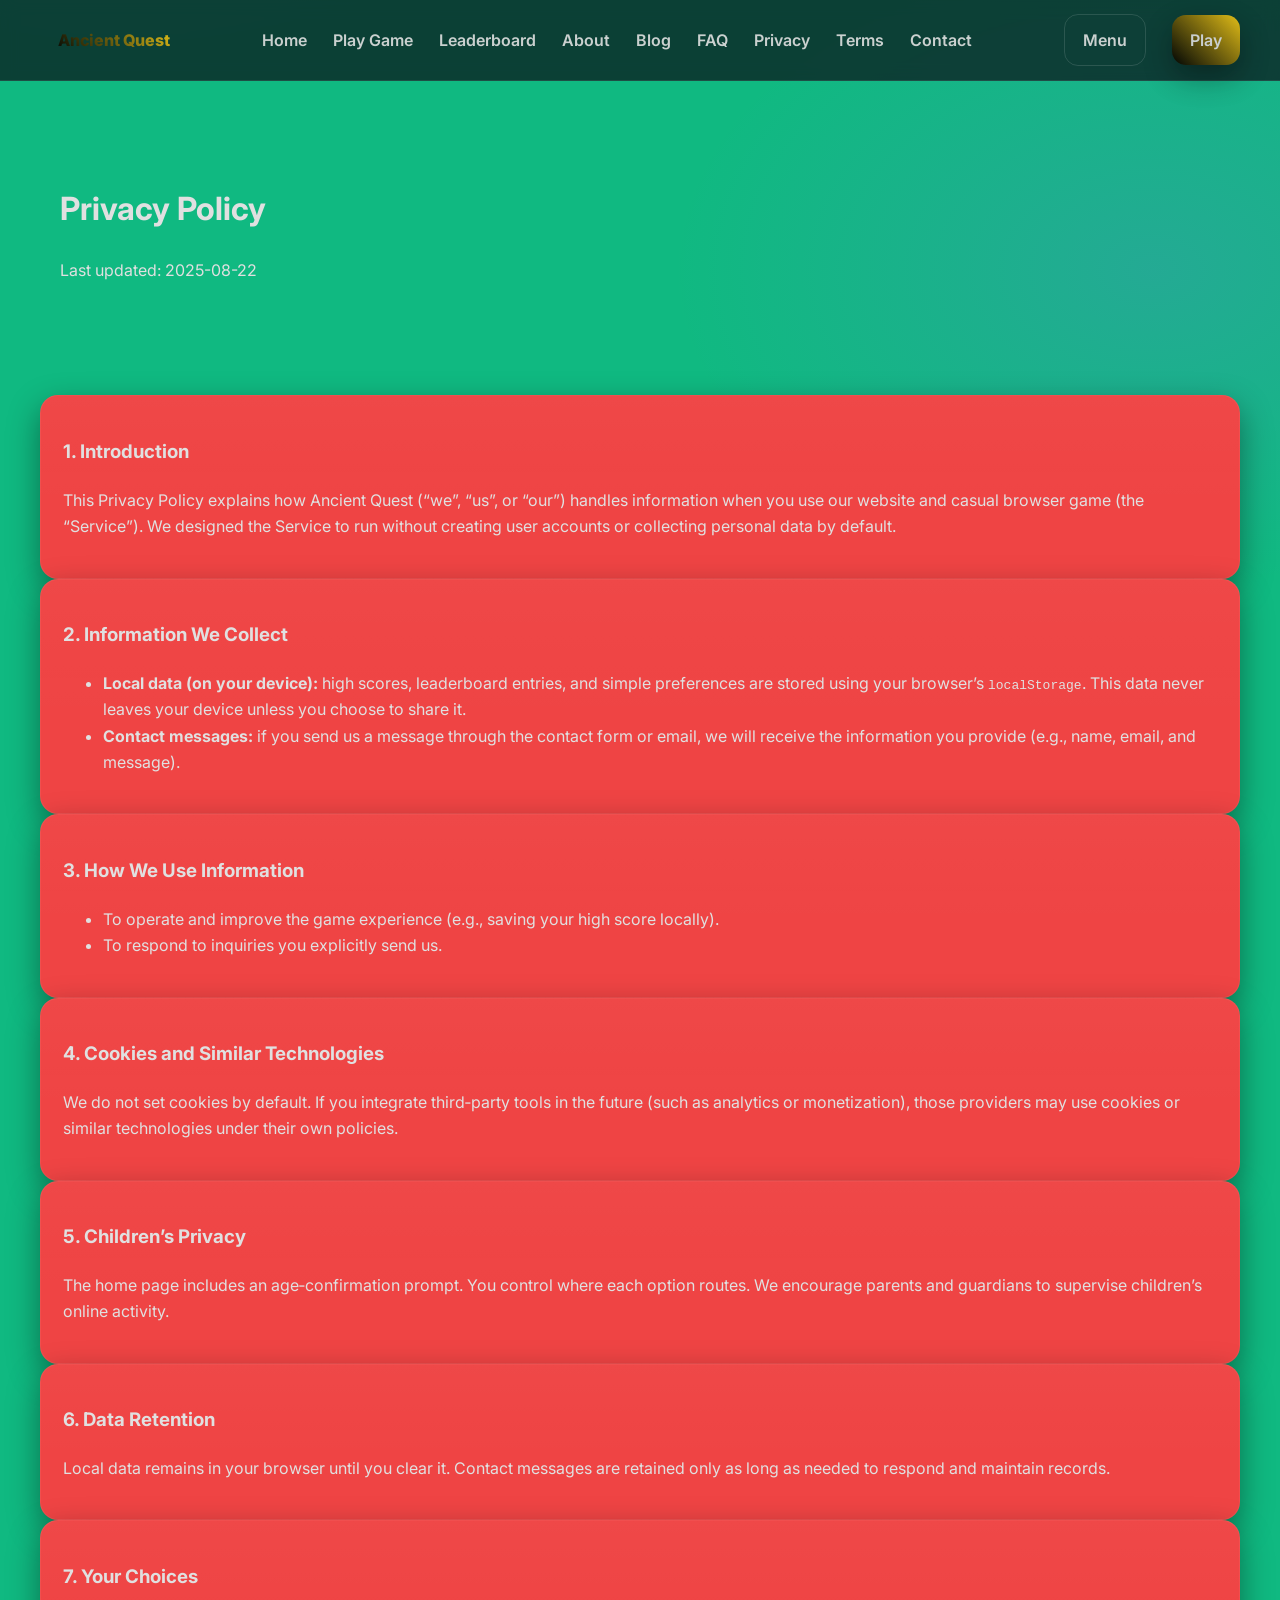
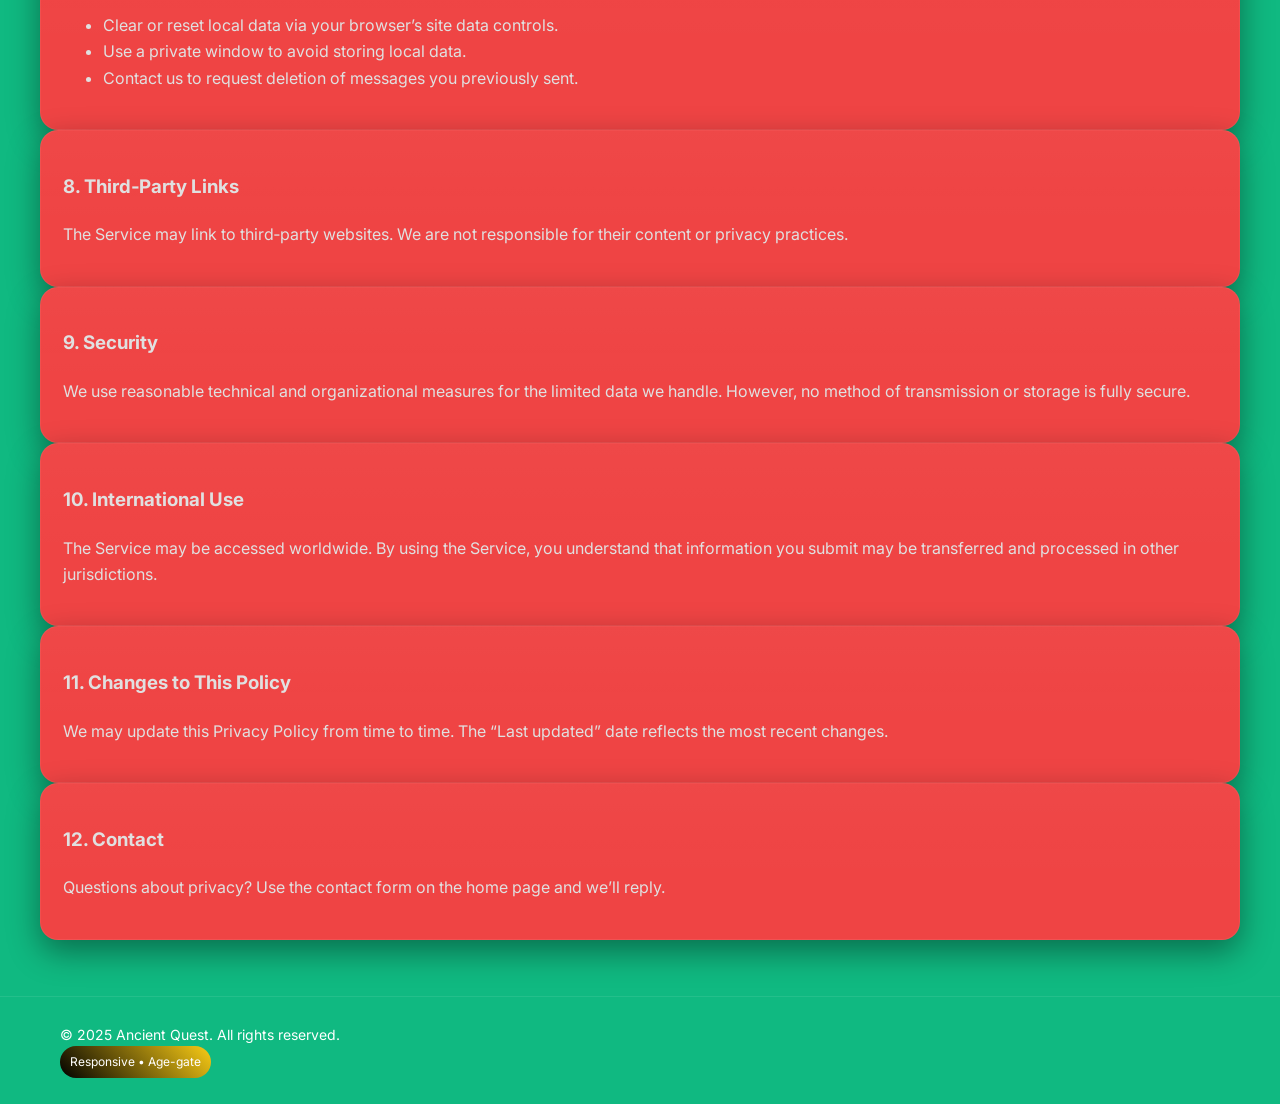
<file: privacy.html>
<!doctype html><html lang="en"><head>
<meta charset="utf-8"><meta name="viewport" content="width=device-width, initial-scale=1">
<link rel="icon" href="./assets/img/Untitled (1024 x 1024 px).svg"><title>Privacy Policy — Ancient Quest</title>
<link rel="stylesheet" href="assets/css/style.css">
<link rel="preconnect" href="https://fonts.googleapis.com">
<link href="https://fonts.googleapis.com/css2?family=Inter:wght@400;600;800&display=swap" rel="stylesheet">
</head><body>
<nav class="nav"><div class="container nav-inner">
  <a class="logo" href="index.html" aria-label="Home"><span>Ancient Quest</span></a>
  <div class="menu" data-nav-menu>
    <a href="index.html">Home</a><a href="game.html">Play Game</a><a href="leaderboard.html">Leaderboard</a>
    <a href="about.html">About</a><a href="blog.html">Blog</a><a href="faq.html">FAQ</a><a href="privacy.html" class="active">Privacy</a><a href="terms.html">Terms</a><a href="#contact">Contact</a>
  </div>
  <div class="right"><a class="btn ghost" data-nav-toggle>Menu</a><a class="btn" href="game.html">Play</a></div>
</div></nav>
<header class="hero"><div class="container"><h1>Privacy Policy</h1><p>Last updated: 2025-08-22</p></div></header>
<section class="section container">
  <div class="card"><h3>1. Introduction</h3>
    <p>This Privacy Policy explains how Ancient Quest (“we”, “us”, or “our”) handles information when you use our website and casual browser game (the “Service”). We designed the Service to run without creating user accounts or collecting personal data by default.</p></div>
  <div class="card"><h3>2. Information We Collect</h3>
    <ul>
      <li><b>Local data (on your device):</b> high scores, leaderboard entries, and simple preferences are stored using your browser’s <code class="code">localStorage</code>. This data never leaves your device unless you choose to share it.</li>
      <li><b>Contact messages:</b> if you send us a message through the contact form or email, we will receive the information you provide (e.g., name, email, and message).</li>
    </ul></div>
  <div class="card"><h3>3. How We Use Information</h3>
    <ul>
      <li>To operate and improve the game experience (e.g., saving your high score locally).</li>
      <li>To respond to inquiries you explicitly send us.</li>
    </ul></div>
  <div class="card"><h3>4. Cookies and Similar Technologies</h3>
    <p>We do not set cookies by default. If you integrate third‑party tools in the future (such as analytics or monetization), those providers may use cookies or similar technologies under their own policies.</p></div>
  <div class="card"><h3>5. Children’s Privacy</h3>
    <p>The home page includes an age‑confirmation prompt. You control where each option routes. We encourage parents and guardians to supervise children’s online activity.</p></div>
  <div class="card"><h3>6. Data Retention</h3>
    <p>Local data remains in your browser until you clear it. Contact messages are retained only as long as needed to respond and maintain records.</p></div>
  <div class="card"><h3>7. Your Choices</h3>
    <ul>
      <li>Clear or reset local data via your browser’s site data controls.</li>
      <li>Use a private window to avoid storing local data.</li>
      <li>Contact us to request deletion of messages you previously sent.</li>
    </ul></div>
  <div class="card"><h3>8. Third‑Party Links</h3>
    <p>The Service may link to third‑party websites. We are not responsible for their content or privacy practices.</p></div>
  <div class="card"><h3>9. Security</h3>
    <p>We use reasonable technical and organizational measures for the limited data we handle. However, no method of transmission or storage is fully secure.</p></div>
  <div class="card"><h3>10. International Use</h3>
    <p>The Service may be accessed worldwide. By using the Service, you understand that information you submit may be transferred and processed in other jurisdictions.</p></div>
  <div class="card"><h3>11. Changes to This Policy</h3>
    <p>We may update this Privacy Policy from time to time. The “Last updated” date reflects the most recent changes.</p></div>
  <div class="card"><h3>12. Contact</h3>
    <p>Questions about privacy? Use the contact form on the home page and we’ll reply.</p></div>
</section>
<footer class="footer">
  <div class="container footer-inner">
    <div>© 2025 Ancient Quest. All rights reserved.</div>
    <div class="footer-badges"><span class="badge">Responsive • Age-gate</span></div>
  </div>
</footer>
<script src="assets/js/main.js"></script>
</body></html>
</file>
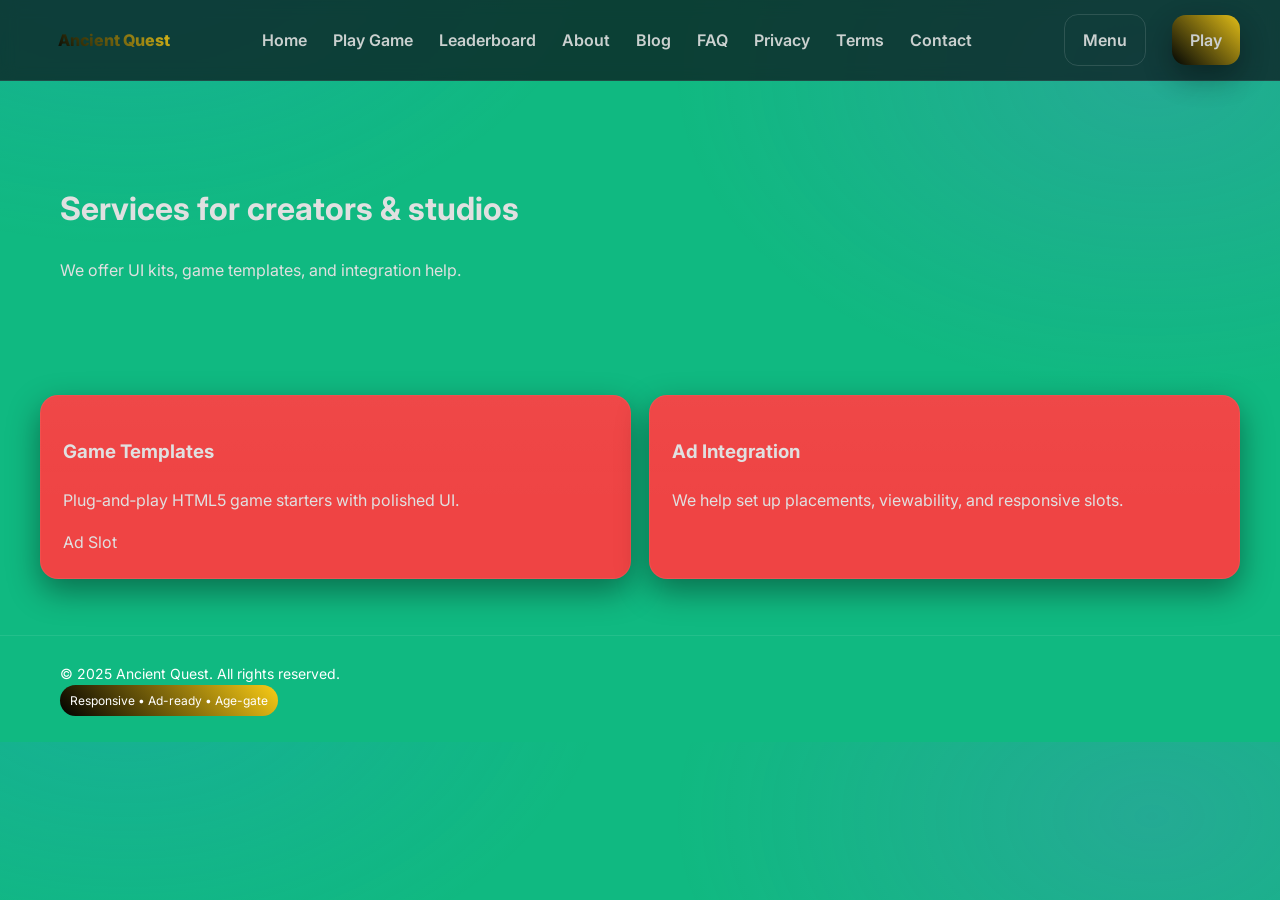
<file: services.html>
<!doctype html>
<html lang="en">
<head>
<meta charset="utf-8">
<meta name="viewport" content="width=device-width, initial-scale=1" />
<link rel="icon" href="./assets/img/Untitled (1024 x 1024 px).svg">
<title>Ancient Quest — Playful Web Studio</title>
<meta name="description" content="Ancient Quest is a modern, responsive game website with engaging content and a playable mini-game.">
<link rel="preconnect" href="https://fonts.googleapis.com">
<link rel="preconnect" href="https://fonts.gstatic.com" crossorigin>
<link href="https://fonts.googleapis.com/css2?family=Inter:wght@400;600;800&display=swap" rel="stylesheet">
<link rel="stylesheet" href="assets/css/style.css" />
</head>
<body>
<nav class="nav">
  <div class="container nav-inner">
    <a class="logo" href="index.html" aria-label="Home"><span>Ancient Quest</span></a>
    <div class="menu" data-nav-menu>
      <a href="index.html" >Home</a>
      <a href="game.html" >Play Game</a>
      <a href="leaderboard.html" >Leaderboard</a>
      <a href="about.html" >About</a>
      <a href="blog.html" >Blog</a>
      <a href="faq.html" >FAQ</a>
      <a href="privacy.html" >Privacy</a>
      <a href="terms.html" >Terms</a>
      <a href="#contact">Contact</a>
    </div>
    <div class="right">
      <a class="btn ghost" data-nav-toggle>Menu</a>
      <a class="btn" href="game.html">Play</a>
    </div>
  </div>
</nav>

<header class="hero">
  <div class="container">
    <h1>Services for creators & studios</h1>
    <p>We offer UI kits, game templates, and integration help.</p>
  </div>
</header>

<section class="section container">
  <div class="grid-2">
    <div class="card">
      <h3>Game Templates</h3>
      <p>Plug‑and‑play HTML5 game starters with polished UI.</p>
      <div class="ad-slot small">Ad Slot</div>
    </div>
    <div class="card">
      <h3>Ad Integration</h3>
      <p>We help set up placements, viewability, and responsive slots.</p>
    </div>
  </div>
</section>

<footer class="footer">
  <div class="container footer-inner">
    <div>© 2025 Ancient Quest. All rights reserved.</div>
    <div class="footer-badges">
      <span class="badge">Responsive • Ad-ready • Age-gate</span>
    </div>
  </div>
</footer>
<script src="assets/js/main.js"></script>
</body>
</html>
</file>
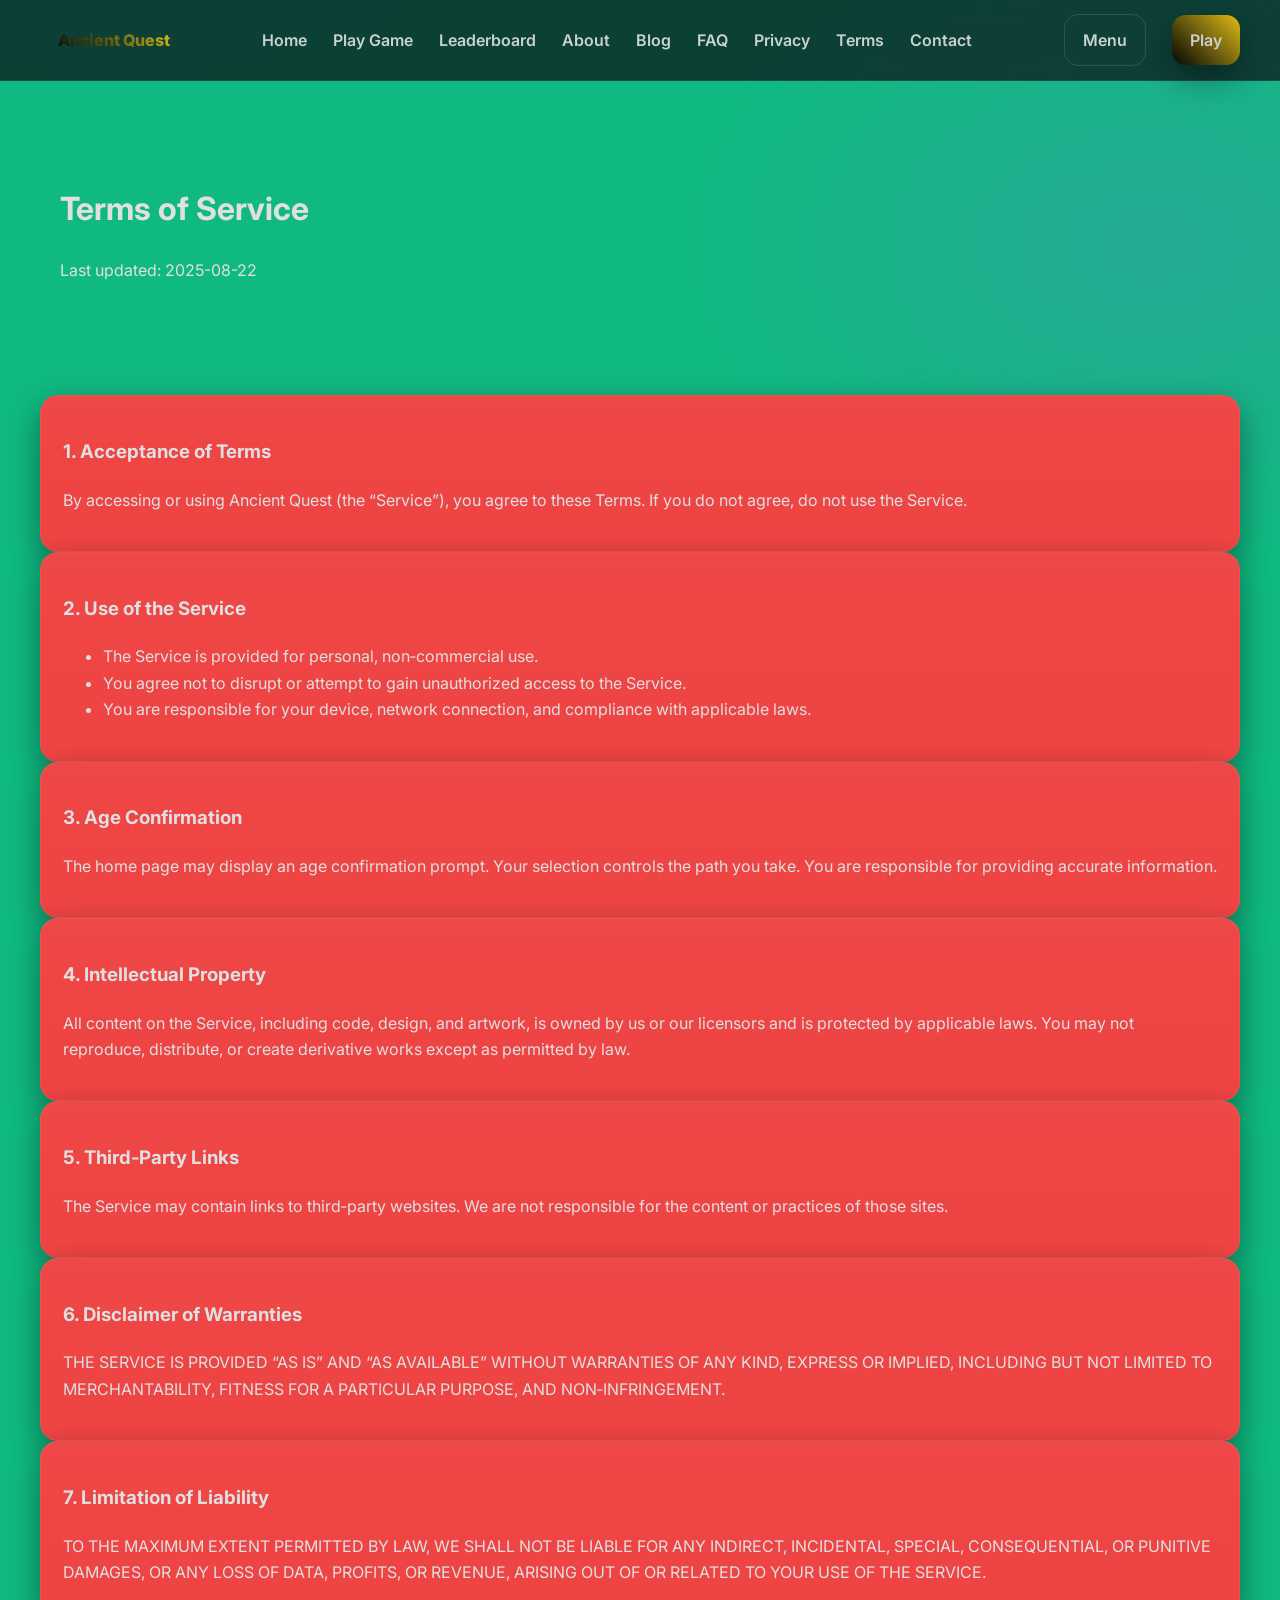
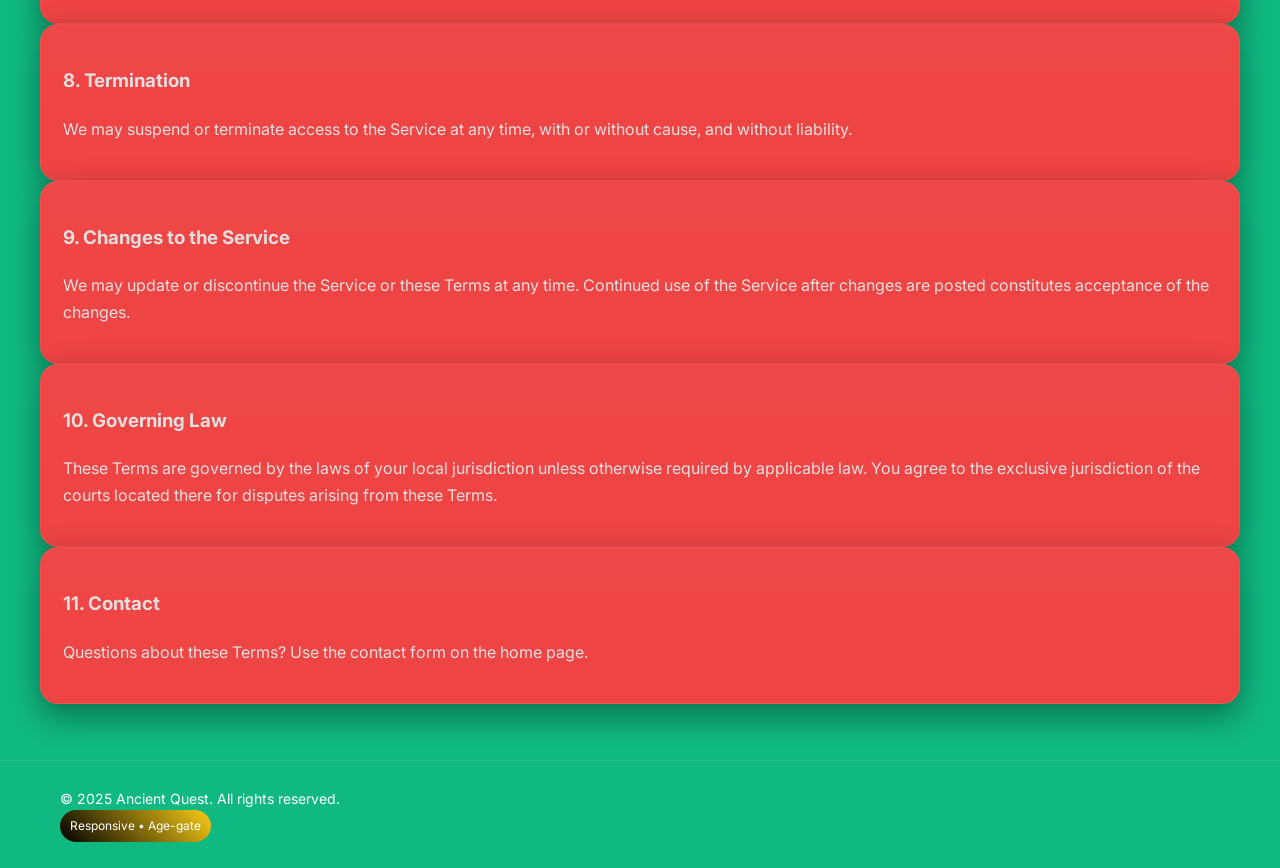
<file: terms.html>
<!doctype html><html lang="en"><head>
<meta charset="utf-8"><meta name="viewport" content="width=device-width, initial-scale=1">
<link rel="icon" href="./assets/img/Untitled (1024 x 1024 px).svg"><title>Terms of Service — Ancient Quest</title>
<link rel="stylesheet" href="assets/css/style.css">
<link rel="preconnect" href="https://fonts.googleapis.com">
<link href="https://fonts.googleapis.com/css2?family=Inter:wght@400;600;800&display=swap" rel="stylesheet">
</head><body>
<nav class="nav"><div class="container nav-inner">
  <a class="logo" href="index.html" aria-label="Home"><span>Ancient Quest</span></a>
  <div class="menu" data-nav-menu>
    <a href="index.html">Home</a><a href="game.html">Play Game</a><a href="leaderboard.html">Leaderboard</a>
    <a href="about.html">About</a><a href="blog.html">Blog</a><a href="faq.html">FAQ</a>
    <a href="privacy.html">Privacy</a><a href="terms.html" class="active">Terms</a><a href="#contact">Contact</a>
  </div>
  <div class="right"><a class="btn ghost" data-nav-toggle>Menu</a><a class="btn" href="game.html">Play</a></div>
</div></nav>
<header class="hero"><div class="container"><h1>Terms of Service</h1><p>Last updated: 2025-08-22</p></div></header>
<section class="section container">
  <div class="card"><h3>1. Acceptance of Terms</h3>
    <p>By accessing or using Ancient Quest (the “Service”), you agree to these Terms. If you do not agree, do not use the Service.</p></div>
  <div class="card"><h3>2. Use of the Service</h3>
    <ul>
      <li>The Service is provided for personal, non‑commercial use.</li>
      <li>You agree not to disrupt or attempt to gain unauthorized access to the Service.</li>
      <li>You are responsible for your device, network connection, and compliance with applicable laws.</li>
    </ul></div>
  <div class="card"><h3>3. Age Confirmation</h3>
    <p>The home page may display an age confirmation prompt. Your selection controls the path you take. You are responsible for providing accurate information.</p></div>
  <div class="card"><h3>4. Intellectual Property</h3>
    <p>All content on the Service, including code, design, and artwork, is owned by us or our licensors and is protected by applicable laws. You may not reproduce, distribute, or create derivative works except as permitted by law.</p></div>
  <div class="card"><h3>5. Third‑Party Links</h3>
    <p>The Service may contain links to third‑party websites. We are not responsible for the content or practices of those sites.</p></div>
  <div class="card"><h3>6. Disclaimer of Warranties</h3>
    <p>THE SERVICE IS PROVIDED “AS IS” AND “AS AVAILABLE” WITHOUT WARRANTIES OF ANY KIND, EXPRESS OR IMPLIED, INCLUDING BUT NOT LIMITED TO MERCHANTABILITY, FITNESS FOR A PARTICULAR PURPOSE, AND NON‑INFRINGEMENT.</p></div>
  <div class="card"><h3>7. Limitation of Liability</h3>
    <p>TO THE MAXIMUM EXTENT PERMITTED BY LAW, WE SHALL NOT BE LIABLE FOR ANY INDIRECT, INCIDENTAL, SPECIAL, CONSEQUENTIAL, OR PUNITIVE DAMAGES, OR ANY LOSS OF DATA, PROFITS, OR REVENUE, ARISING OUT OF OR RELATED TO YOUR USE OF THE SERVICE.</p></div>
  <div class="card"><h3>8. Termination</h3>
    <p>We may suspend or terminate access to the Service at any time, with or without cause, and without liability.</p></div>
  <div class="card"><h3>9. Changes to the Service</h3>
    <p>We may update or discontinue the Service or these Terms at any time. Continued use of the Service after changes are posted constitutes acceptance of the changes.</p></div>
  <div class="card"><h3>10. Governing Law</h3>
    <p>These Terms are governed by the laws of your local jurisdiction unless otherwise required by applicable law. You agree to the exclusive jurisdiction of the courts located there for disputes arising from these Terms.</p></div>
  <div class="card"><h3>11. Contact</h3>
    <p>Questions about these Terms? Use the contact form on the home page.</p></div>
</section>
<footer class="footer">
  <div class="container footer-inner">
    <div>© 2025 Ancient Quest. All rights reserved.</div>
    <div class="footer-badges"><span class="badge">Responsive • Age-gate</span></div>
  </div>
</footer>
<script src="assets/js/main.js"></script>
</body></html>
</file>
<file: assets/css/style.css>
:root{
 --bg: #10B981;      /* dark background for contrast */
--card: #EF4444;    /* bright orange for cards and highlights */
--muted: #ffffff;   /* subtle gray for muted elements */
--text: #E0E0E0;    /* white text for readability */
--a: #000000;       /* cyan for accent/links */
--b: #FACC15;       /* hot pink for secondary accents */

  --shadow:0 12px 32px rgba(0,0,0,.4)
}
*{box-sizing:border-box}
html,body{margin:0;padding:0}
html{scroll-behavior:smooth}
body{
  font-family:Inter,Poppins,system-ui,-apple-system,Segoe UI,Roboto,Arial,sans-serif;
  color:var(--text);
  background:
    radial-gradient(1200px 800px at 10% -10%, rgba(59,130,246,.18), transparent 40%),
    radial-gradient(1200px 800px at 90% 10%, rgba(139,92,246,.16), transparent 40%),
    var(--bg);
  line-height:1.65
}
.container{max-width:1200px;margin:0 auto;padding:0 20px}
.nav{position:sticky;top:0;z-index:50;background:rgba(11,14,22,.7);backdrop-filter:blur(8px);border-bottom:1px solid rgba(255,255,255,.08)}
.nav-inner{display:flex;align-items:center;justify-content:space-between;padding:14px 0}
.nav a{color:var(--text);text-decoration:none;margin-left:18px;font-weight:600;opacity:.9}
.nav a:hover{opacity:1}
.logo{display:flex;align-items:center;gap:10px}
.logo img{height:36px}
.logo span{font-weight:800;background:linear-gradient(45deg,var(--a),var(--b));-webkit-background-clip:text;background-clip:text;color:transparent}
.menu{display:flex;align-items:center;gap:8px;flex-wrap:wrap}
.right{display:flex;align-items:center;gap:8px}
.btn{display:inline-flex;align-items:center;gap:10px;padding:12px 18px;border-radius:14px;background:linear-gradient(45deg,var(--a),var(--b));color:white;text-decoration:none;font-weight:800;border:0;box-shadow:var(--shadow);cursor:pointer}
.btn.ghost{background:transparent;border:1px solid rgba(255,255,255,.14);color:var(--text);box-shadow:none}
.hero{padding:80px 0 40px}
.hero .grid{display:grid;grid-template-columns:1.2fr 1fr;gap:28px;align-items:center}
.card{background:linear-gradient(180deg, rgba(255,255,255,.02), transparent 60%),var(--card);border:1px solid rgba(255,255,255,.06);border-radius:18px;padding:22px;box-shadow:var(--shadow);overflow:hidden}
.kudos{display:flex;flex-wrap:wrap;gap:10px}
.kudos .pill{padding:8px 12px;border:1px solid rgba(255,255,255,.14);border-radius:999px;color:var(--muted);font-size:13px}
.section{padding:56px 0}
.grid-2{display:grid;grid-template-columns:1fr 1fr;gap:18px}
.grid-3{display:grid;grid-template-columns:repeat(3,1fr);gap:18px}
.showcase{display:grid;grid-template-columns:repeat(3,1fr);gap:18px;margin-top:18px}
.tile{position:relative;border-radius:16px;overflow:hidden;min-height:180px;background:linear-gradient(45deg, rgba(59,130,246,.2), rgba(139,92,246,.2));border:1px solid rgba(255,255,255,.06)}
.tile .cap{position:absolute;bottom:10px;left:10px;background:rgba(0,0,0,.35);padding:6px 10px;border-radius:999px}
.stats{display:grid;grid-template-columns:repeat(4,1fr);gap:18px;margin-top:18px}
.stat{text-align:center}
.stat .n{font-size:36px;font-weight:900;background:linear-gradient(45deg,var(--a),var(--b));-webkit-background-clip:text;background-clip:text;color:transparent}
.stat .t{color:var(--muted)}
.badge{font-size:12px;color:white;background:linear-gradient(45deg,var(--a),var(--b));display:inline-block;padding:6px 10px;border-radius:999px}
.input,input,textarea{width:100%;padding:14px;border-radius:12px;border:1px solid rgba(255,255,255,.16);background:#0d101a;color:var(--text)}
.form-row{display:grid;grid-template-columns:1fr 1fr;gap:12px}
.footer{padding:26px 0;border-top:1px solid rgba(255,255,255,.08);color:var(--muted);font-size:14px}
.blog-grid{display:grid;grid-template-columns:repeat(3,1fr);gap:18px;align-items:stretch}
.blog-card{display:flex;flex-direction:column;min-height:280px}
.blog-card .meta{color:var(--muted);font-size:14px;margin:6px 0 10px}
.blog-card .excerpt{color:var(--muted);display:-webkit-box;-webkit-line-clamp:5;-webkit-box-orient:vertical;overflow:hidden}
.blog-card .read{margin-top:auto}
.modal-backdrop{position:fixed;inset:0;background:rgba(0,0,0,.6);display:none;align-items:center;justify-content:center;z-index:1000}
.modal{background:var(--card);border:1px solid rgba(255,255,255,.2);border-radius:16px;padding:22px;width:min(520px,92vw);box-shadow:var(--shadow)}
@media(max-width:980px){.hero .grid,.grid-2,.grid-3,.showcase,.blog-grid{grid-template-columns:1fr}}
</file>
